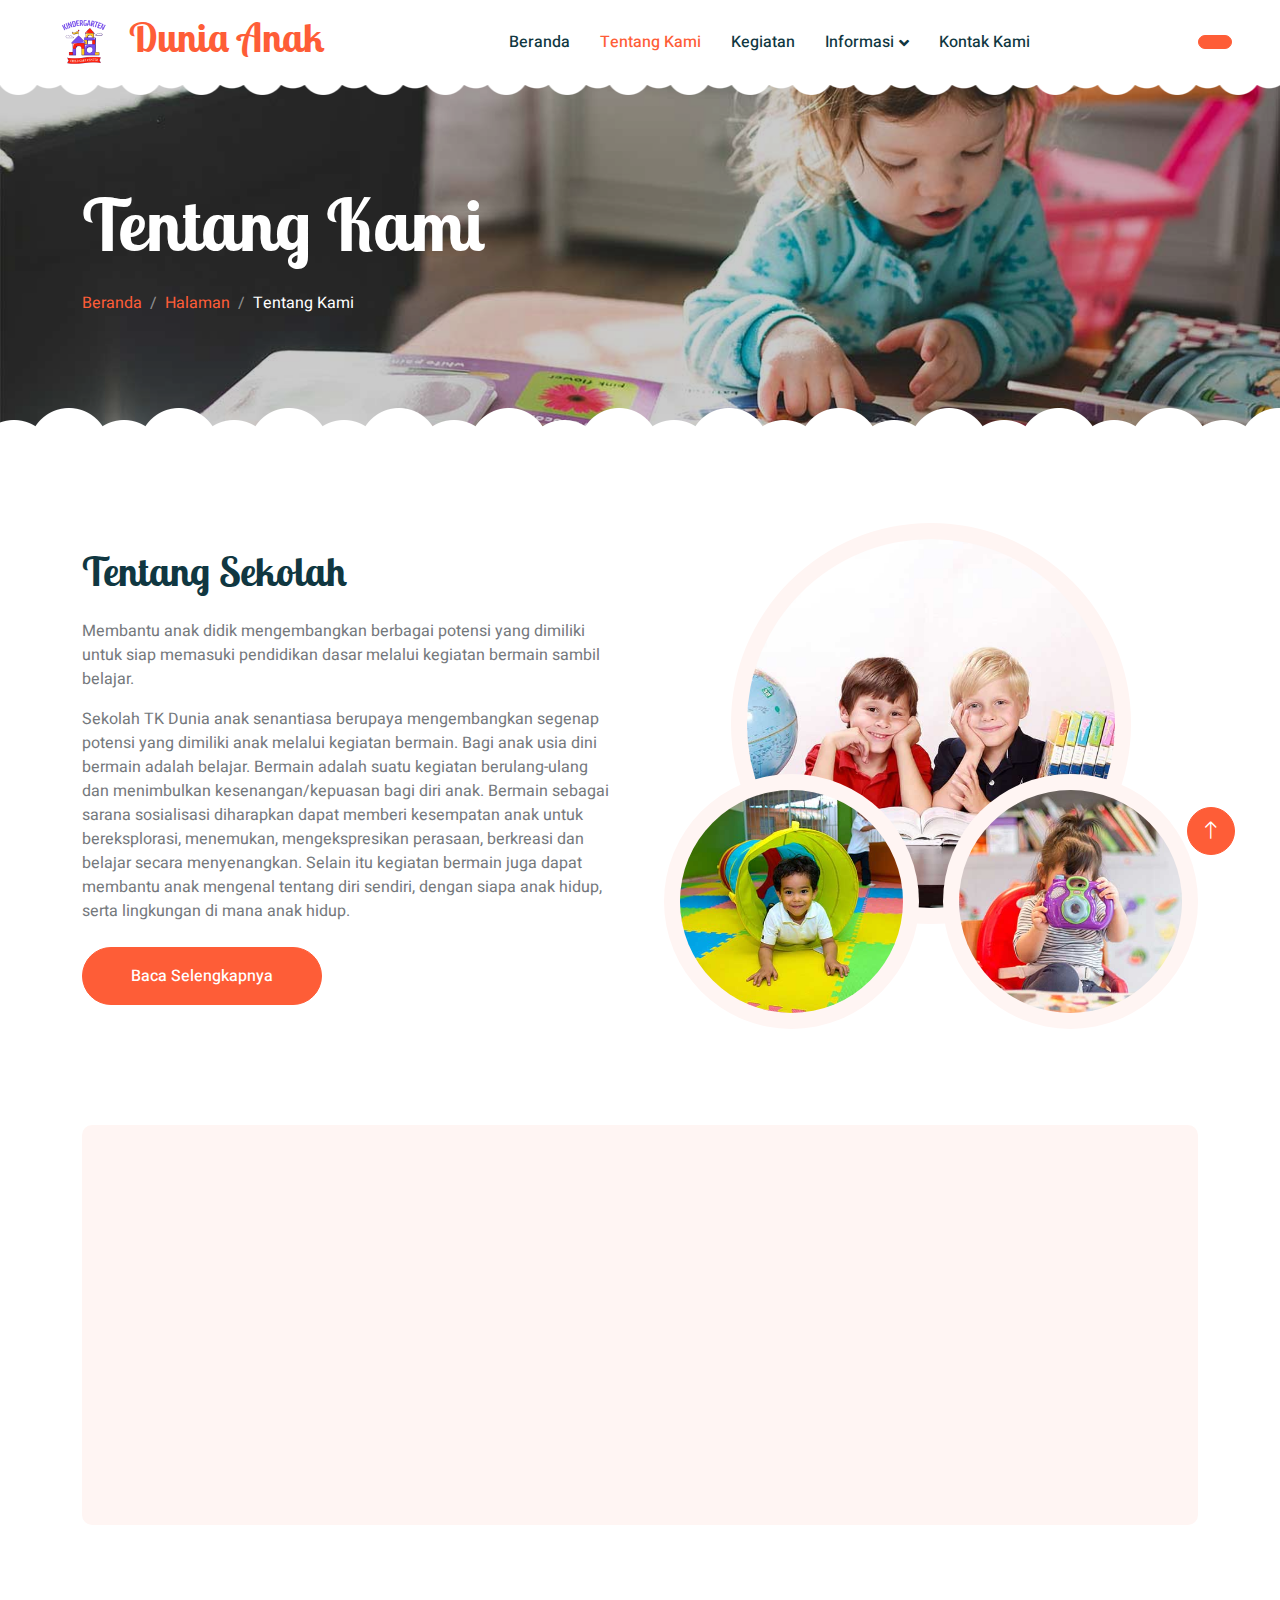
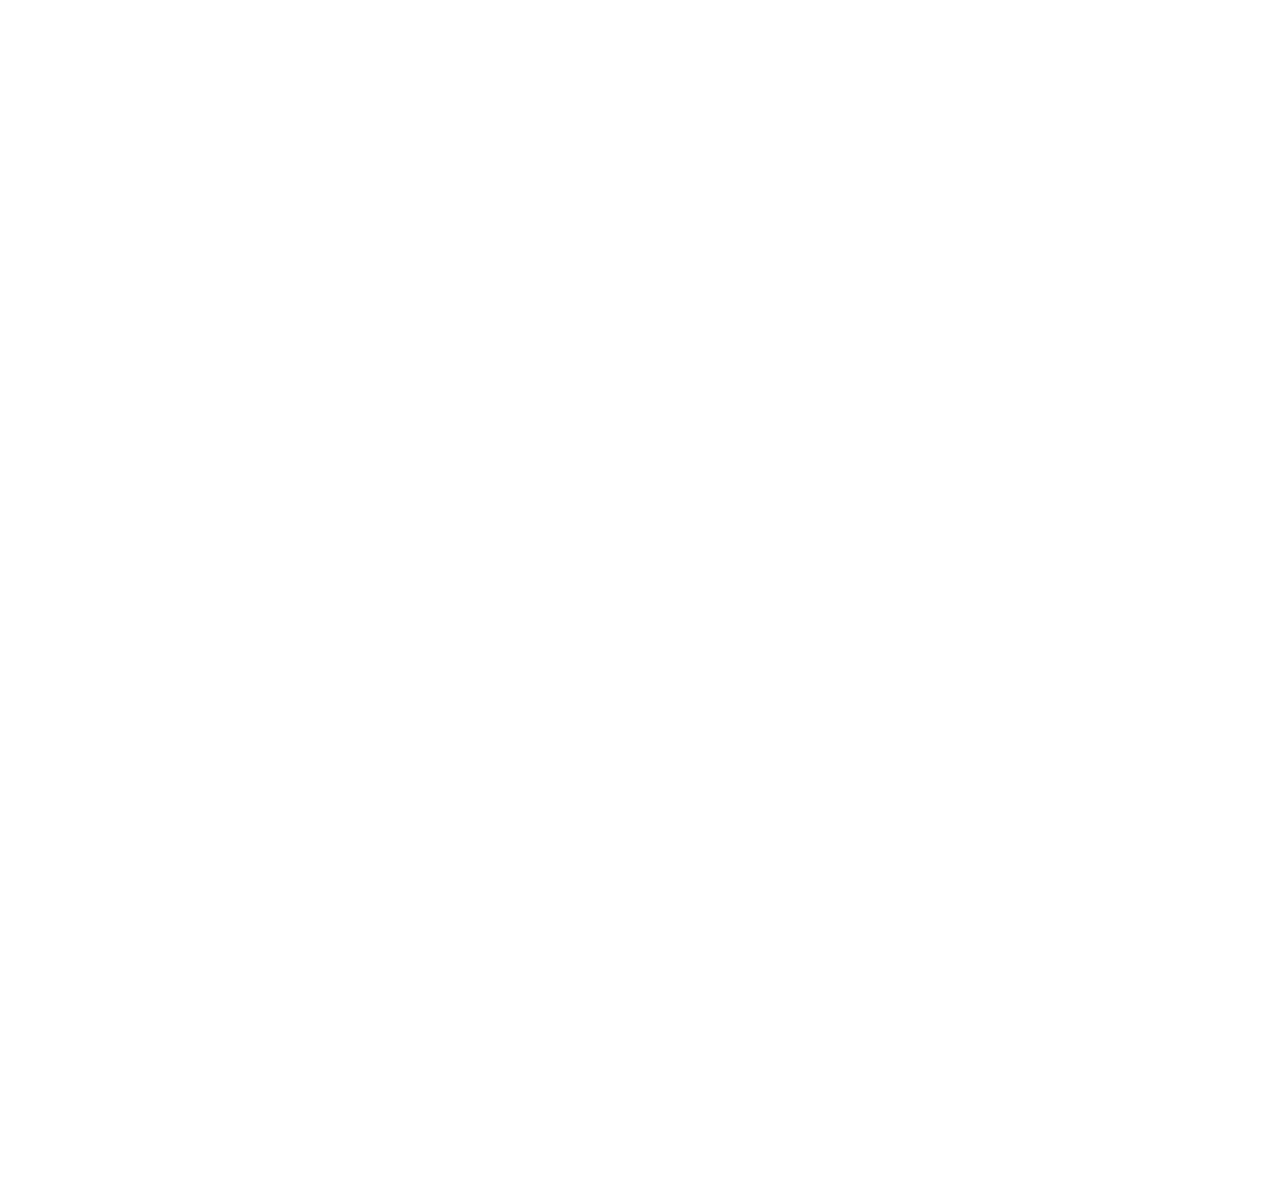
<file: about.html>
<!DOCTYPE html>
<html lang="en">
  <head>
    <meta charset="utf-8" />
    <title>duniaanak.com</title>
    <meta content="width=device-width, initial-scale=1.0" name="viewport" />
    <meta content="" name="keywords" />
    <meta content="" name="description" />

    <!-- Favicon -->
    <link href="img/favicon.ico" rel="icon" />

    <!-- Google Web Fonts -->
    <link rel="preconnect" href="https://fonts.googleapis.com" />
    <link rel="preconnect" href="https://fonts.gstatic.com" crossorigin />
    <link
      href="https://fonts.googleapis.com/css2?family=Heebo:wght@400;500;600&family=Inter:wght@600&family=Lobster+Two:wght@700&display=swap"
      rel="stylesheet"
    />

    <!-- Icon Font Stylesheet -->
    <link
      href="https://cdnjs.cloudflare.com/ajax/libs/font-awesome/5.10.0/css/all.min.css"
      rel="stylesheet"
    />
    <link
      href="https://cdn.jsdelivr.net/npm/bootstrap-icons@1.4.1/font/bootstrap-icons.css"
      rel="stylesheet"
    />

    <!-- Libraries Stylesheet -->
    <link href="lib/animate/animate.min.css" rel="stylesheet" />
    <link href="lib/owlcarousel/assets/owl.carousel.min.css" rel="stylesheet" />

    <!-- Customized Bootstrap Stylesheet -->
    <link href="css/bootstrap.min.css" rel="stylesheet" />

    <!-- Template Stylesheet -->
    <link href="css/style.css" rel="stylesheet" />
  </head>

  <body>
    <div class="container-xxl bg-white p-0">
      <!-- Spinner Start -->
      <div
        id="spinner"
        class="show bg-white position-fixed translate-middle w-100 vh-100 top-50 start-50 d-flex align-items-center justify-content-center"
      >
        <div
          class="spinner-border text-primary"
          style="width: 3rem; height: 3rem"
          role="status"
        >
          <span class="sr-only">Loading...</span>
        </div>
      </div>
      <!-- Spinner End -->

      <!-- Navbar Start -->
      <nav
        class="navbar navbar-expand-lg bg-white navbar-light sticky-top px-4 px-lg-5 py-lg-0"
      >
        <a href="index.html" class="navbar-brand">
          <h1 class="m-0 text-primary">
            <img class="logo" src="img/logo.png" alt="" /> Dunia Anak
          </h1>
        </a>
        <button
          type="button"
          class="navbar-toggler"
          data-bs-toggle="collapse"
          data-bs-target="#navbarCollapse"
        >
          <span class="navbar-toggler-icon"></span>
        </button>
        <div class="collapse navbar-collapse" id="navbarCollapse">
          <div class="navbar-nav mx-auto">
            <a href="index.html" class="nav-item nav-link">Beranda</a>
            <a href="about.html" class="nav-item nav-link active"
              >Tentang Kami</a
            >
            <a href="classes.html" class="nav-item nav-link">Kegiatan</a>
            <div class="nav-item dropdown">
              <a
                href="#"
                class="nav-link dropdown-toggle"
                data-bs-toggle="dropdown"
                >Informasi</a
              >
              <div
                class="dropdown-menu rounded-0 rounded-bottom border-0 shadow-sm m-0"
              >
                <a href="facility.html" class="dropdown-item"
                  >Fasilitas Sekolah</a
                >
                <a href="team.html" class="dropdown-item">Tenaga Pendidik</a>
                <a href="call-to-action.html" class="dropdown-item"
                  >Pembelajaran</a
                >
                <a href="appointment.html" class="dropdown-item"
                  >Hubungi Kami</a
                >
                <a href="404.html" class="dropdown-item">Soon</a>
              </div>
            </div>
            <a href="contact.html" class="nav-item nav-link">Kontak Kami</a>
          </div>
          <a
            href=""
            class="btn btn-primary rounded-pill px-3 d-none d-lg-block"
          >
            <div id="clock">
              <div id="unit">
                <span></span>
                <span></span>
                <span></span>
              </div>
            </div>
          </a>
        </div>
      </nav>
      <!-- Navbar End -->

      <!-- Page Header End -->
      <div class="container-xxl py-5 page-header position-relative mb-5">
        <div class="container py-5">
          <h1 class="display-2 text-white animated slideInDown mb-4">
            Tentang Kami
          </h1>
          <nav aria-label="breadcrumb animated slideInDown">
            <ol class="breadcrumb">
              <li class="breadcrumb-item"><a href="#">Beranda</a></li>
              <li class="breadcrumb-item"><a href="#">Halaman</a></li>
              <li class="breadcrumb-item text-white active" aria-current="page">
                Tentang Kami
              </li>
            </ol>
          </nav>
        </div>
      </div>
      <!-- Page Header End -->

      <!-- About Start -->
      <div class="container-xxl py-5">
        <div class="container">
          <div class="row g-5 align-items-center">
            <div class="col-lg-6 wow fadeInUp" data-wow-delay="0.1s">
              <h1 class="mb-4">Tentang Sekolah</h1>
              <p>
                Membantu anak didik mengembangkan berbagai potensi yang dimiliki
                untuk siap memasuki pendidikan dasar melalui kegiatan bermain
                sambil belajar.
              </p>
              <p class="mb-4">
                Sekolah TK Dunia anak senantiasa berupaya mengembangkan segenap
                potensi yang dimiliki anak melalui kegiatan bermain. Bagi anak
                usia dini bermain adalah belajar. Bermain adalah suatu kegiatan
                berulang-ulang dan menimbulkan kesenangan/kepuasan bagi diri
                anak. Bermain sebagai sarana sosialisasi diharapkan dapat
                memberi kesempatan anak untuk bereksplorasi, menemukan,
                mengekspresikan perasaan, berkreasi dan belajar secara
                menyenangkan. Selain itu kegiatan bermain juga dapat membantu
                anak mengenal tentang diri sendiri, dengan siapa anak hidup,
                serta lingkungan di mana anak hidup.
              </p>
              <div class="row g-4 align-items-center">
                <div class="col-sm-6">
                  <a class="btn btn-primary rounded-pill py-3 px-5" href=""
                    >Baca Selengkapnya</a
                  >
                </div>
              </div>
            </div>
            <div class="col-lg-6 about-img wow fadeInUp" data-wow-delay="0.5s">
              <div class="row">
                <div class="col-12 text-center">
                  <img
                    class="img-fluid w-75 rounded-circle bg-light p-3"
                    src="img/about-1.jpg"
                    alt=""
                  />
                </div>
                <div class="col-6 text-start" style="margin-top: -150px">
                  <img
                    class="img-fluid w-100 rounded-circle bg-light p-3"
                    src="img/about-2.jpg"
                    alt=""
                  />
                </div>
                <div class="col-6 text-end" style="margin-top: -150px">
                  <img
                    class="img-fluid w-100 rounded-circle bg-light p-3"
                    src="img/about-3.jpg"
                    alt=""
                  />
                </div>
              </div>
            </div>
          </div>
        </div>
      </div>
      <!-- About End -->

      <!-- Call To Action Start -->
      <div class="container-xxl py-5">
        <div class="container">
          <div class="bg-light rounded">
            <div class="row g-0">
              <div
                class="col-lg-6 wow fadeIn"
                data-wow-delay="0.1s"
                style="min-height: 400px"
              >
                <div class="position-relative h-100">
                  <img
                    class="position-absolute w-100 h-100 rounded"
                    src="img/kegiatan-belajar.jpg"
                    style="object-fit: cover"
                  />
                </div>
              </div>
              <div class="col-lg-6 wow fadeIn" data-wow-delay="0.5s">
                <div
                  class="h-100 d-flex flex-column justify-content-center p-5"
                >
                  <h1 class="mb-4">Keseharian</h1>
                  <p class="mb-4">
                    Sekolah TK Dunia Anak membantu tumbuh kembang anak secara
                    utuh baik jasmani dan rohani dengan prinsip bermain sambil
                    belajar dan belajar sambil bermain. Sekolah TK Dunia Anak
                    membantu membentuk pribadi yang pandai, berkarakter dan
                    memiliki jiwa sosial.
                  </p>
                  <a class="btn btn-primary py-3 px-5" href=""
                    >Baca Selengkapnya<i class="fa fa-arrow-right ms-2"></i
                  ></a>
                </div>
              </div>
            </div>
          </div>
        </div>
      </div>
      <!-- Call To Action End -->

      <!-- Team Start -->
      <div class="container-xxl py-5">
        <div class="container">
          <div
            class="text-center mx-auto mb-5 wow fadeInUp"
            data-wow-delay="0.1s"
            style="max-width: 600px"
          >
            <h1 class="mb-3">Tenaga Pendidik</h1>
            <p>
              Sekolah TK Dunia Anak memiliki banyak tenaga pendidik, berikut ini
              beberapa profil dari tenaga pendidik di TK Dunia Anak.
            </p>
          </div>
          <div class="row g-4">
            <div class="col-lg-4 col-md-6 wow fadeInUp" data-wow-delay="0.1s">
              <div class="team-item position-relative">
                <img
                  class="img-fluid rounded-4 w-75"
                  src="img/team-2.jpg"
                  alt=""
                />
                <div class="team-text">
                  <h3>James Benny</h3>
                  <p>Kepala Sekolah</p>
                  <div class="d-flex align-items-center">
                    <a class="btn btn-square btn-primary mx-1" href=""
                      ><i class="fab fa-facebook-f"></i
                    ></a>
                    <a class="btn btn-square btn-primary mx-1" href=""
                      ><i class="fab fa-twitter"></i
                    ></a>
                    <a class="btn btn-square btn-primary mx-1" href=""
                      ><i class="fab fa-instagram"></i
                    ></a>
                  </div>
                </div>
              </div>
            </div>
            <div class="col-lg-4 col-md-6 wow fadeInUp" data-wow-delay="0.3s">
              <div class="team-item position-relative">
                <img
                  class="img-fluid rounded-4 w-75"
                  src="img/team-1.jpg"
                  alt=""
                />
                <div class="team-text">
                  <h3>Feby Sei</h3>
                  <p>Tenaga pendidik</p>
                  <div class="d-flex align-items-center">
                    <a class="btn btn-square btn-primary mx-1" href=""
                      ><i class="fab fa-facebook-f"></i
                    ></a>
                    <a class="btn btn-square btn-primary mx-1" href=""
                      ><i class="fab fa-twitter"></i
                    ></a>
                    <a class="btn btn-square btn-primary mx-1" href=""
                      ><i class="fab fa-instagram"></i
                    ></a>
                  </div>
                </div>
              </div>
            </div>
            <div class="col-lg-4 col-md-6 wow fadeInUp" data-wow-delay="0.5s">
              <div class="team-item position-relative">
                <img
                  class="img-fluid rounded-4 w-75"
                  src="img/team-3.jpg"
                  alt=""
                />
                <div class="team-text">
                  <h3>Monalisa</h3>
                  <p>Tenaga pendidik</p>
                  <div class="d-flex align-items-center">
                    <a class="btn btn-square btn-primary mx-1" href=""
                      ><i class="fab fa-facebook-f"></i
                    ></a>
                    <a class="btn btn-square btn-primary mx-1" href=""
                      ><i class="fab fa-twitter"></i
                    ></a>
                    <a class="btn btn-square btn-primary mx-1" href=""
                      ><i class="fab fa-instagram"></i
                    ></a>
                  </div>
                </div>
              </div>
            </div>
          </div>
        </div>
      </div>
      <!-- Team End -->

      <!-- Footer Start -->
      <div
        class="container-fluid bg-dark text-white-50 footer pt-5 mt-5 wow fadeIn"
        data-wow-delay="0.1s"
      >
        <div class="container py-4">
          <div class="row g-5">
            <div class="col-lg-4 col-md-6">
              <h3 class="text-white mb-4">Kontak Kami</h3>
              <p class="mb-2">
                <i class="fa fa-map-marker-alt me-3"></i>Jln. RTM, Depok, Jawa
                Barat
              </p>
              <p class="mb-2">
                <i class="fa fa-phone-alt me-3"></i>+62812 3456 7890
              </p>
              <p class="mb-2">
                <i class="fa fa-envelope me-3"></i>anonim@gmail.com
              </p>
              <div class="d-flex pt-2">
                <a class="btn btn-outline-light btn-social" href=""
                  ><i class="fab fa-twitter"></i
                ></a>
                <a class="btn btn-outline-light btn-social" href=""
                  ><i class="fab fa-facebook-f"></i
                ></a>
                <a class="btn btn-outline-light btn-social" href=""
                  ><i class="fab fa-youtube"></i
                ></a>
                <a class="btn btn-outline-light btn-social" href=""
                  ><i class="fab fa-linkedin-in"></i
                ></a>
              </div>
            </div>
            <div class="col-lg-4 col-md-6">
              <h3 class="text-white mb-4">Navigasi</h3>
              <a class="btn btn-link text-white-50" href="">Tentang Kami</a>
              <a class="btn btn-link text-white-50" href="">Kontak Kami</a>
              <a class="btn btn-link text-white-50" href="">Layanan</a>
              <a class="btn btn-link text-white-50" href="">
                Kebijakan pribadi</a
              >
              <a class="btn btn-link text-white-50" href=""
                >Syarat & Ketentuan</a
              >
            </div>
            <div class="col-lg-4 col-md-6">
              <h3 class="text-white mb-4 text-center">Galeri</h3>
              <div class="row g-2 pt-2">
                <div class="col-4">
                  <img
                    class="img-fluid rounded bg-light p-1"
                    src="img/classes-1.jpg"
                    alt=""
                  />
                </div>
                <div class="col-4">
                  <img
                    class="img-fluid rounded bg-light p-1"
                    src="img/classes-2.jpg"
                    alt=""
                  />
                </div>
                <div class="col-4">
                  <img
                    class="img-fluid rounded bg-light p-1"
                    src="img/classes-3.jpg"
                    alt=""
                  />
                </div>
                <div class="col-4">
                  <img
                    class="img-fluid rounded bg-light p-1"
                    src="img/classes-4.jpg"
                    alt=""
                  />
                </div>
                <div class="col-4">
                  <img
                    class="img-fluid rounded bg-light p-1"
                    src="img/classes-5.jpg"
                    alt=""
                  />
                </div>
                <div class="col-4">
                  <img
                    class="img-fluid rounded bg-light p-1"
                    src="img/classes-6.jpg"
                    alt=""
                  />
                </div>
              </div>
            </div>
          </div>
        </div>
        <div class="container">
          <div class="copyright">
            <div class="row">
              <div class="col-md-6 text-center text-md-start mb-3 mb-md-0">
                &copy; <a class="border-bottom" href="#">duniaanak.com</a>, All
                Right Reserved. Designed By
                <a class="border-bottom" href="https://htmlcodex.com"
                  >HTML Codex</a
                >
              </div>
              <div class="col-md-6 text-center text-md-end">
                <div class="footer-menu">
                  <a href="#home">Beranda</a>
                  <a href="">Tentang Kami</a>
                  <a href="">Kontak Kami</a>
                  <a href="">Bantuan</a>
                </div>
              </div>
            </div>
          </div>
        </div>
      </div>
      <!-- Footer End -->

      <!-- Back to Top -->
      <a href="#" class="btn btn-lg btn-primary btn-lg-square back-to-top"
        ><i class="bi bi-arrow-up"></i
      ></a>
    </div>

    <!-- JavaScript Libraries -->
    <script src="https://code.jquery.com/jquery-3.4.1.min.js"></script>
    <script src="https://cdn.jsdelivr.net/npm/bootstrap@5.0.0/dist/js/bootstrap.bundle.min.js"></script>
    <script src="lib/wow/wow.min.js"></script>
    <script src="lib/easing/easing.min.js"></script>
    <script src="lib/waypoints/waypoints.min.js"></script>
    <script src="lib/owlcarousel/owl.carousel.min.js"></script>

    <!-- Template Javascript -->
    <script src="js/main.js"></script>
  </body>
</html>
</file>
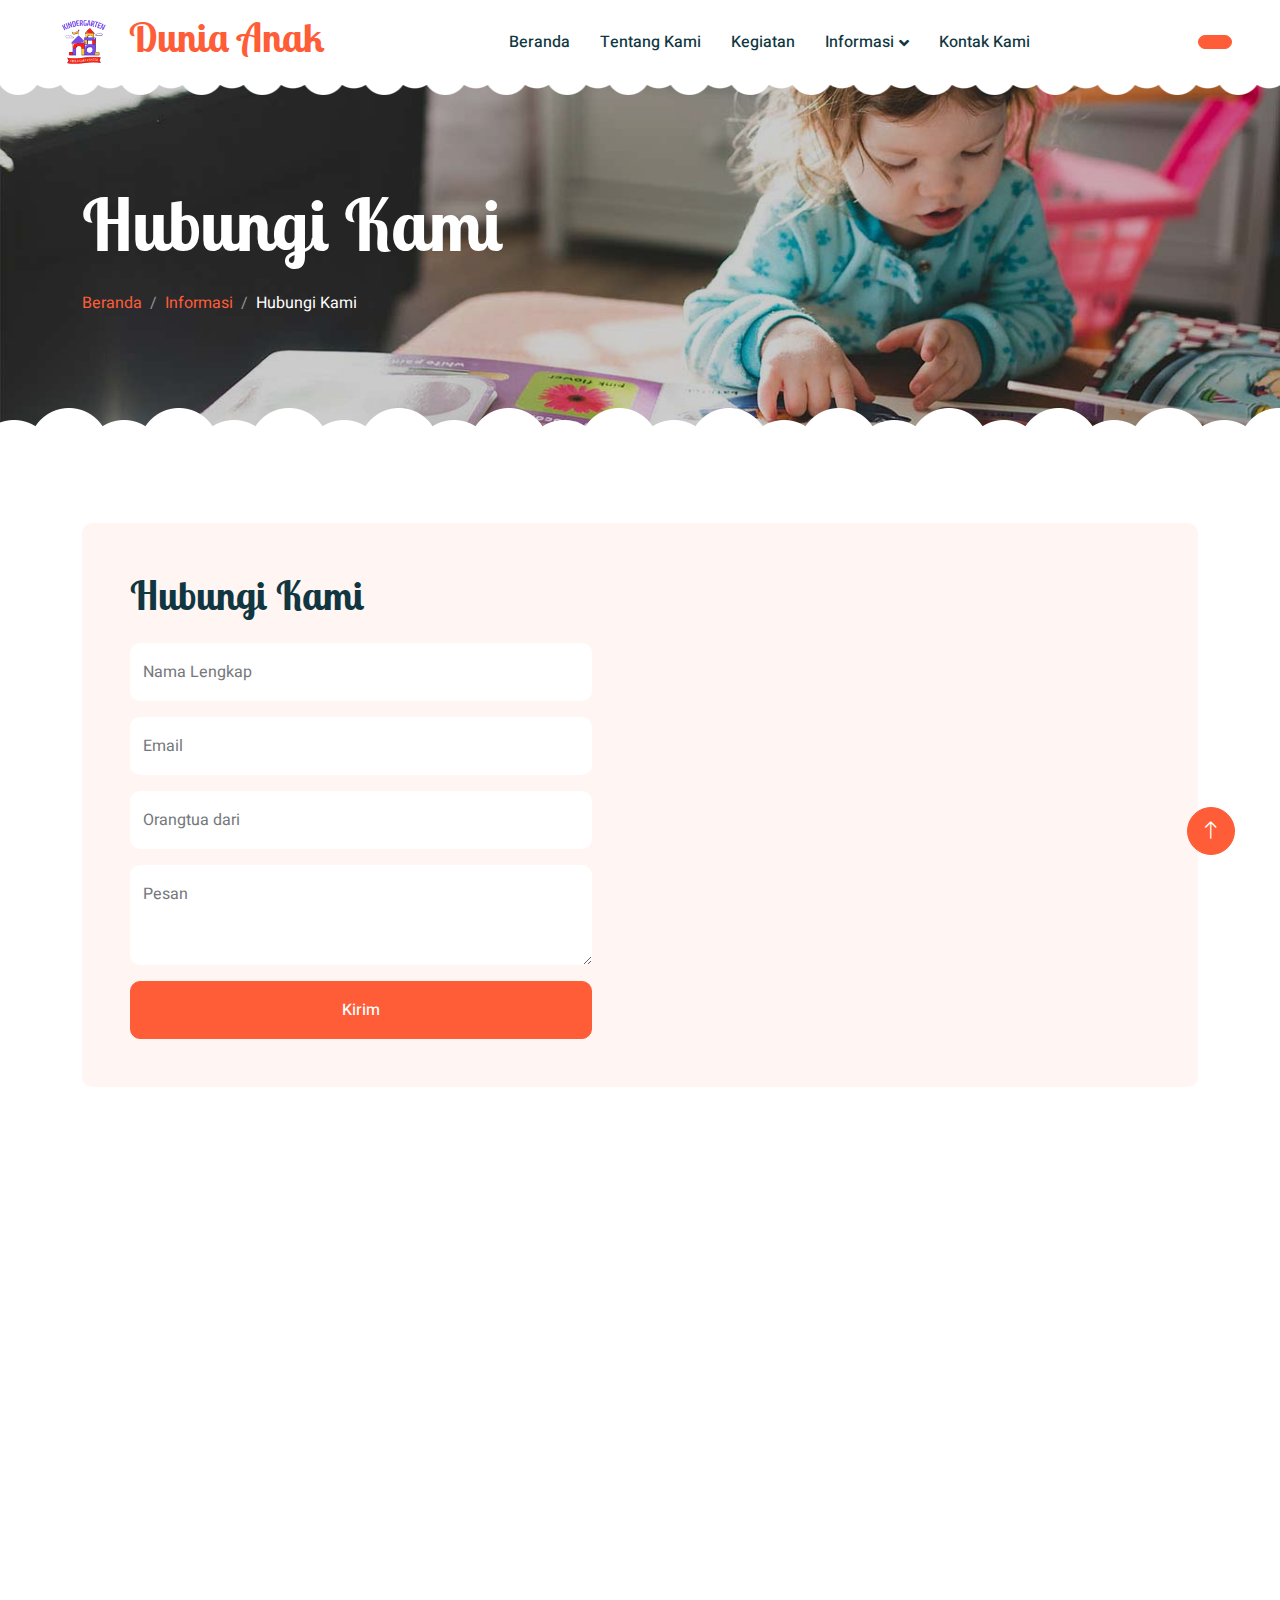
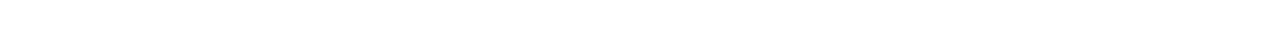
<file: appointment.html>
<!DOCTYPE html>
<html lang="en">
  <head>
    <meta charset="utf-8" />
    <title>duniaanak.com</title>
    <meta content="width=device-width, initial-scale=1.0" name="viewport" />
    <meta content="" name="keywords" />
    <meta content="" name="description" />

    <!-- Favicon -->
    <link href="img/favicon.ico" rel="icon" />

    <!-- Google Web Fonts -->
    <link rel="preconnect" href="https://fonts.googleapis.com" />
    <link rel="preconnect" href="https://fonts.gstatic.com" crossorigin />
    <link
      href="https://fonts.googleapis.com/css2?family=Heebo:wght@400;500;600&family=Inter:wght@600&family=Lobster+Two:wght@700&display=swap"
      rel="stylesheet"
    />

    <!-- Icon Font Stylesheet -->
    <link
      href="https://cdnjs.cloudflare.com/ajax/libs/font-awesome/5.10.0/css/all.min.css"
      rel="stylesheet"
    />
    <link
      href="https://cdn.jsdelivr.net/npm/bootstrap-icons@1.4.1/font/bootstrap-icons.css"
      rel="stylesheet"
    />

    <!-- Libraries Stylesheet -->
    <link href="lib/animate/animate.min.css" rel="stylesheet" />
    <link href="lib/owlcarousel/assets/owl.carousel.min.css" rel="stylesheet" />

    <!-- Customized Bootstrap Stylesheet -->
    <link href="css/bootstrap.min.css" rel="stylesheet" />

    <!-- Template Stylesheet -->
    <link href="css/style.css" rel="stylesheet" />
  </head>

  <body>
    <div class="container-xxl bg-white p-0">
      <!-- Spinner Start -->
      <div
        id="spinner"
        class="show bg-white position-fixed translate-middle w-100 vh-100 top-50 start-50 d-flex align-items-center justify-content-center"
      >
        <div
          class="spinner-border text-primary"
          style="width: 3rem; height: 3rem"
          role="status"
        >
          <span class="sr-only">Loading...</span>
        </div>
      </div>
      <!-- Spinner End -->

      <!-- Navbar Start -->
      <nav
        class="navbar navbar-expand-lg bg-white navbar-light sticky-top px-4 px-lg-5 py-lg-0"
      >
        <a href="index.html" class="navbar-brand">
          <h1 class="m-0 text-primary">
            <img class="logo" src="img/logo.png" alt="" /> Dunia Anak
          </h1>
        </a>
        <button
          type="button"
          class="navbar-toggler"
          data-bs-toggle="collapse"
          data-bs-target="#navbarCollapse"
        >
          <span class="navbar-toggler-icon"></span>
        </button>
        <div class="collapse navbar-collapse" id="navbarCollapse">
          <div class="navbar-nav mx-auto">
            <a href="index.html" class="nav-item nav-link">Beranda</a>
            <a href="about.html" class="nav-item nav-link">Tentang Kami</a>
            <a href="classes.html" class="nav-item nav-link">Kegiatan</a>
            <div class="nav-item dropdown">
              <a
                href="#"
                class="nav-link dropdown-toggle"
                data-bs-toggle="dropdown"
                >Informasi</a
              >
              <div
                class="dropdown-menu rounded-0 rounded-bottom border-0 shadow-sm m-0"
              >
                <a href="facility.html" class="dropdown-item"
                  >Fasilitas Sekolah</a
                >
                <a href="team.html" class="dropdown-item">Tenaga Pendidik</a>
                <a href="call-to-action.html" class="dropdown-item"
                  >Pembelajaran</a
                >
                <a href="appointment.html" class="dropdown-item active"
                  >Hubungi Kami</a
                >
                <a href="404.html" class="dropdown-item">Soon</a>
              </div>
            </div>
            <a href="contact.html" class="nav-item nav-link">Kontak Kami</a>
          </div>
          <a
            href=""
            class="btn btn-primary rounded-pill px-3 d-none d-lg-block"
          >
            <div id="clock">
              <div id="unit">
                <span></span>
                <span></span>
                <span></span>
              </div>
            </div>
          </a>
        </div>
      </nav>
      <!-- Navbar End -->

      <!-- Page Header End -->
      <div class="container-xxl py-5 page-header position-relative mb-5">
        <div class="container py-5">
          <h1 class="display-2 text-white animated slideInDown mb-4">
            Hubungi Kami
          </h1>
          <nav aria-label="breadcrumb animated slideInDown">
            <ol class="breadcrumb">
              <li class="breadcrumb-item"><a href="#">Beranda</a></li>
              <li class="breadcrumb-item"><a href="#">Informasi</a></li>
              <li class="breadcrumb-item text-white active" aria-current="page">
                Hubungi Kami
              </li>
            </ol>
          </nav>
        </div>
      </div>
      <!-- Page Header End -->

      <!-- Appointment Start -->
      <div class="container-xxl py-5">
        <div class="container">
          <div class="bg-light rounded">
            <div class="row g-0">
              <div class="col-lg-6 wow fadeIn" data-wow-delay="0.1s">
                <div
                  class="h-100 d-flex flex-column justify-content-center p-5"
                >
                  <h1 class="mb-4">Hubungi Kami</h1>
                  <form>
                    <div class="row g-3">
                      <div class="col-sm-12">
                        <div class="form-floating">
                          <input
                            type="text"
                            class="form-control border-0"
                            id="gname"
                            placeholder="Masukan nama Anda"
                          />
                          <label for="gname">Nama Lengkap</label>
                        </div>
                      </div>
                      <div class="col-sm-12">
                        <div class="form-floating">
                          <input
                            type="email"
                            class="form-control border-0"
                            id="gmail"
                            placeholder="Masukan email Anda"
                          />
                          <label for="gmail">Email</label>
                        </div>
                      </div>
                      <div class="col-sm-12">
                        <div class="form-floating">
                          <input
                            type="text"
                            class="form-control border-0"
                            id="cname"
                            placeholder="Masukan nama peserta didik"
                          />
                          <label for="cname">Orangtua dari</label>
                        </div>
                      </div>
                      <div class="col-12">
                        <div class="form-floating">
                          <textarea
                            class="form-control border-0"
                            placeholder="Tinggalkan pesan disini..."
                            id="message"
                            style="height: 100px"
                          ></textarea>
                          <label for="message">Pesan</label>
                        </div>
                      </div>
                      <div class="col-12">
                        <button
                          class="btn btn-primary w-100 py-3"
                          type="submit"
                        >
                          Kirim
                        </button>
                      </div>
                    </div>
                  </form>
                </div>
              </div>
              <div
                class="col-lg-6 wow fadeIn"
                data-wow-delay="0.5s"
                style="min-height: 400px"
              >
                <div class="position-relative h-100">
                  <iframe
                    class="position-absolute w-100 h-100 rounded"
                    src="https://www.google.com/maps/embed?pb=!1m18!1m12!1m3!1d1030.2280919436057!2d106.84199240118569!3d-6.36300425930932!2m3!1f0!2f0!3f0!3m2!1i1024!2i768!4f13.1!3m3!1m2!1s0x2e69ec6b184c2c61%3A0xbcfdad03d7ba0c5c!2sGg.%20H.%20Namin%2C%20Tugu%2C%20Kec.%20Cimanggis%2C%20Kota%20Depok%2C%20Jawa%20Barat%2016451!5e0!3m2!1sid!2sid!4v1702176249033!5m2!1sid!2sid"
                    style="border: 0; object-fit: cover"
                    allowfullscreen=""
                    loading="lazy"
                    referrerpolicy="no-referrer-when-downgrade"
                  ></iframe>
                </div>
              </div>
            </div>
          </div>
        </div>
      </div>
      <!-- Appointment End -->

      <!-- Footer Start -->
      <div
        class="container-fluid bg-dark text-white-50 footer pt-5 mt-5 wow fadeIn"
        data-wow-delay="0.1s"
      >
        <div class="container py-4">
          <div class="row g-5">
            <div class="col-lg-4 col-md-6">
              <h3 class="text-white mb-4">Kontak Kami</h3>
              <p class="mb-2">
                <i class="fa fa-map-marker-alt me-3"></i>Jln. RTM, Depok, Jawa
                Barat
              </p>
              <p class="mb-2">
                <i class="fa fa-phone-alt me-3"></i>+62812 3456 7890
              </p>
              <p class="mb-2">
                <i class="fa fa-envelope me-3"></i>anonim@gmail.com
              </p>
              <div class="d-flex pt-2">
                <a class="btn btn-outline-light btn-social" href=""
                  ><i class="fab fa-twitter"></i
                ></a>
                <a class="btn btn-outline-light btn-social" href=""
                  ><i class="fab fa-facebook-f"></i
                ></a>
                <a class="btn btn-outline-light btn-social" href=""
                  ><i class="fab fa-youtube"></i
                ></a>
                <a class="btn btn-outline-light btn-social" href=""
                  ><i class="fab fa-linkedin-in"></i
                ></a>
              </div>
            </div>
            <div class="col-lg-4 col-md-6">
              <h3 class="text-white mb-4">Navigasi</h3>
              <a class="btn btn-link text-white-50" href="">Tentang Kami</a>
              <a class="btn btn-link text-white-50" href="">Kontak Kami</a>
              <a class="btn btn-link text-white-50" href="">Layanan</a>
              <a class="btn btn-link text-white-50" href="">
                Kebijakan pribadi</a
              >
              <a class="btn btn-link text-white-50" href=""
                >Syarat & Ketentuan</a
              >
            </div>
            <div class="col-lg-4 col-md-6">
              <h3 class="text-white mb-4 text-center">Galeri</h3>
              <div class="row g-2 pt-2">
                <div class="col-4">
                  <img
                    class="img-fluid rounded bg-light p-1"
                    src="img/classes-1.jpg"
                    alt=""
                  />
                </div>
                <div class="col-4">
                  <img
                    class="img-fluid rounded bg-light p-1"
                    src="img/classes-2.jpg"
                    alt=""
                  />
                </div>
                <div class="col-4">
                  <img
                    class="img-fluid rounded bg-light p-1"
                    src="img/classes-3.jpg"
                    alt=""
                  />
                </div>
                <div class="col-4">
                  <img
                    class="img-fluid rounded bg-light p-1"
                    src="img/classes-4.jpg"
                    alt=""
                  />
                </div>
                <div class="col-4">
                  <img
                    class="img-fluid rounded bg-light p-1"
                    src="img/classes-5.jpg"
                    alt=""
                  />
                </div>
                <div class="col-4">
                  <img
                    class="img-fluid rounded bg-light p-1"
                    src="img/classes-6.jpg"
                    alt=""
                  />
                </div>
              </div>
            </div>
          </div>
        </div>
        <div class="container">
          <div class="copyright">
            <div class="row">
              <div class="col-md-6 text-center text-md-start mb-3 mb-md-0">
                &copy; <a class="border-bottom" href="#">duniaanak.com</a>, All
                Right Reserved. Designed By
                <a class="border-bottom" href="https://htmlcodex.com"
                  >HTML Codex</a
                >
              </div>
              <div class="col-md-6 text-center text-md-end">
                <div class="footer-menu">
                  <a href="#home">Beranda</a>
                  <a href="">Tentang Kami</a>
                  <a href="">Kontak Kami</a>
                  <a href="">Bantuan</a>
                </div>
              </div>
            </div>
          </div>
        </div>
      </div>
      <!-- Footer End -->

      <!-- Back to Top -->
      <a href="#" class="btn btn-lg btn-primary btn-lg-square back-to-top"
        ><i class="bi bi-arrow-up"></i
      ></a>
    </div>

    <!-- JavaScript Libraries -->
    <script src="https://code.jquery.com/jquery-3.4.1.min.js"></script>
    <script src="https://cdn.jsdelivr.net/npm/bootstrap@5.0.0/dist/js/bootstrap.bundle.min.js"></script>
    <script src="lib/wow/wow.min.js"></script>
    <script src="lib/easing/easing.min.js"></script>
    <script src="lib/waypoints/waypoints.min.js"></script>
    <script src="lib/owlcarousel/owl.carousel.min.js"></script>

    <!-- Template Javascript -->
    <script src="js/main.js"></script>
  </body>
</html>
</file>
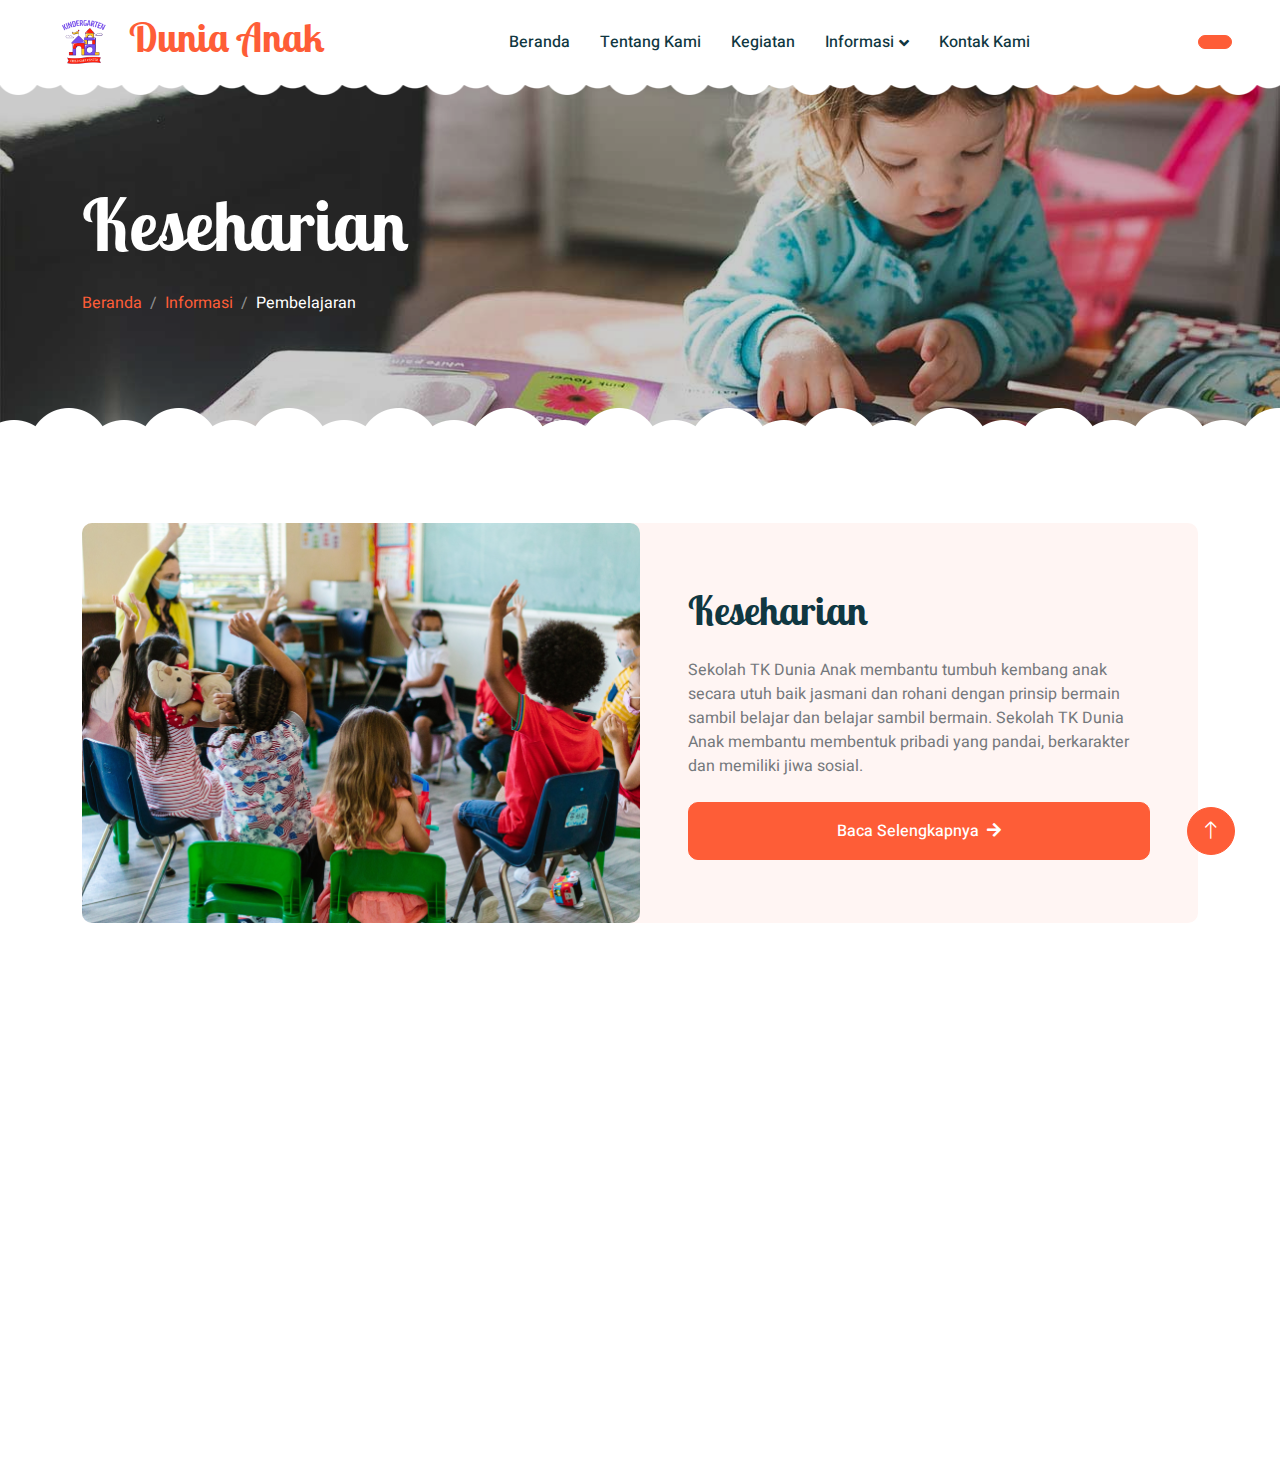
<file: call-to-action.html>
<!DOCTYPE html>
<html lang="en">
  <head>
    <meta charset="utf-8" />
    <title>duniaanak.com</title>
    <meta content="width=device-width, initial-scale=1.0" name="viewport" />
    <meta content="" name="keywords" />
    <meta content="" name="description" />

    <!-- Favicon -->
    <link href="img/favicon.ico" rel="icon" />

    <!-- Google Web Fonts -->
    <link rel="preconnect" href="https://fonts.googleapis.com" />
    <link rel="preconnect" href="https://fonts.gstatic.com" crossorigin />
    <link
      href="https://fonts.googleapis.com/css2?family=Heebo:wght@400;500;600&family=Inter:wght@600&family=Lobster+Two:wght@700&display=swap"
      rel="stylesheet"
    />

    <!-- Icon Font Stylesheet -->
    <link
      href="https://cdnjs.cloudflare.com/ajax/libs/font-awesome/5.10.0/css/all.min.css"
      rel="stylesheet"
    />
    <link
      href="https://cdn.jsdelivr.net/npm/bootstrap-icons@1.4.1/font/bootstrap-icons.css"
      rel="stylesheet"
    />

    <!-- Libraries Stylesheet -->
    <link href="lib/animate/animate.min.css" rel="stylesheet" />
    <link href="lib/owlcarousel/assets/owl.carousel.min.css" rel="stylesheet" />

    <!-- Customized Bootstrap Stylesheet -->
    <link href="css/bootstrap.min.css" rel="stylesheet" />

    <!-- Template Stylesheet -->
    <link href="css/style.css" rel="stylesheet" />
  </head>

  <body>
    <div class="container-xxl bg-white p-0">
      <!-- Spinner Start -->
      <div
        id="spinner"
        class="show bg-white position-fixed translate-middle w-100 vh-100 top-50 start-50 d-flex align-items-center justify-content-center"
      >
        <div
          class="spinner-border text-primary"
          style="width: 3rem; height: 3rem"
          role="status"
        >
          <span class="sr-only">Loading...</span>
        </div>
      </div>
      <!-- Spinner End -->

      <!-- Navbar Start -->
      <nav
        class="navbar navbar-expand-lg bg-white navbar-light sticky-top px-4 px-lg-5 py-lg-0"
      >
        <a href="index.html" class="navbar-brand">
          <h1 class="m-0 text-primary">
            <img class="logo" src="img/logo.png" alt="" /> Dunia Anak
          </h1>
        </a>
        <button
          type="button"
          class="navbar-toggler"
          data-bs-toggle="collapse"
          data-bs-target="#navbarCollapse"
        >
          <span class="navbar-toggler-icon"></span>
        </button>
        <div class="collapse navbar-collapse" id="navbarCollapse">
          <div class="navbar-nav mx-auto">
            <a href="index.html" class="nav-item nav-link">Beranda</a>
            <a href="about.html" class="nav-item nav-link">Tentang Kami</a>
            <a href="classes.html" class="nav-item nav-link">Kegiatan</a>
            <div class="nav-item dropdown">
              <a
                href="#"
                class="nav-link dropdown-toggle"
                data-bs-toggle="dropdown"
                >Informasi</a
              >
              <div
                class="dropdown-menu rounded-0 rounded-bottom border-0 shadow-sm m-0"
              >
                <a href="facility.html" class="dropdown-item"
                  >Fasilitas Sekolah</a
                >
                <a href="team.html" class="dropdown-item">Tenaga Pendidik</a>
                <a href="call-to-action.html" class="dropdown-item active"
                  >Pembelajaran</a
                >
                <a href="appointment.html" class="dropdown-item"
                  >Hubungi Kami</a
                >
                <a href="404.html" class="dropdown-item">Soon</a>
              </div>
            </div>
            <a href="contact.html" class="nav-item nav-link">Kontak Kami</a>
          </div>
          <a
            href=""
            class="btn btn-primary rounded-pill px-3 d-none d-lg-block"
          >
            <div id="clock">
              <div id="unit">
                <span></span>
                <span></span>
                <span></span>
              </div>
            </div>
          </a>
        </div>
      </nav>
      <!-- Navbar End -->

      <!-- Page Header End -->
      <div class="container-xxl py-5 page-header position-relative mb-5">
        <div class="container py-5">
          <h1 class="display-2 text-white animated slideInDown mb-4">
            Keseharian
          </h1>
          <nav aria-label="breadcrumb animated slideInDown">
            <ol class="breadcrumb">
              <li class="breadcrumb-item"><a href="#">Beranda</a></li>
              <li class="breadcrumb-item"><a href="#">Informasi</a></li>
              <li class="breadcrumb-item text-white active" aria-current="page">
                Pembelajaran
              </li>
            </ol>
          </nav>
        </div>
      </div>
      <!-- Page Header End -->

      <!-- Call To Action Start -->
      <div class="container-xxl py-5">
        <div class="container">
          <div class="bg-light rounded">
            <div class="row g-0">
              <div
                class="col-lg-6 wow fadeIn"
                data-wow-delay="0.1s"
                style="min-height: 400px"
              >
                <div class="position-relative h-100">
                  <img
                    class="position-absolute w-100 h-100 rounded"
                    src="img/kegiatan-belajar.jpg"
                    style="object-fit: cover"
                  />
                </div>
              </div>
              <div class="col-lg-6 wow fadeIn" data-wow-delay="0.5s">
                <div
                  class="h-100 d-flex flex-column justify-content-center p-5"
                >
                  <h1 class="mb-4">Keseharian</h1>
                  <p class="mb-4">
                    Sekolah TK Dunia Anak membantu tumbuh kembang anak secara
                    utuh baik jasmani dan rohani dengan prinsip bermain sambil
                    belajar dan belajar sambil bermain. Sekolah TK Dunia Anak
                    membantu membentuk pribadi yang pandai, berkarakter dan
                    memiliki jiwa sosial.
                  </p>
                  <a class="btn btn-primary py-3 px-5" href=""
                    >Baca Selengkapnya<i class="fa fa-arrow-right ms-2"></i
                  ></a>
                </div>
              </div>
            </div>
          </div>
        </div>
      </div>
      <!-- Call To Action End -->

      <!-- Footer Start -->
      <div
        class="container-fluid bg-dark text-white-50 footer pt-5 mt-5 wow fadeIn"
        data-wow-delay="0.1s"
      >
        <div class="container py-4">
          <div class="row g-5">
            <div class="col-lg-4 col-md-6">
              <h3 class="text-white mb-4">Kontak Kami</h3>
              <p class="mb-2">
                <i class="fa fa-map-marker-alt me-3"></i>Jln. RTM, Depok, Jawa
                Barat
              </p>
              <p class="mb-2">
                <i class="fa fa-phone-alt me-3"></i>+62812 3456 7890
              </p>
              <p class="mb-2">
                <i class="fa fa-envelope me-3"></i>anonim@gmail.com
              </p>
              <div class="d-flex pt-2">
                <a class="btn btn-outline-light btn-social" href=""
                  ><i class="fab fa-twitter"></i
                ></a>
                <a class="btn btn-outline-light btn-social" href=""
                  ><i class="fab fa-facebook-f"></i
                ></a>
                <a class="btn btn-outline-light btn-social" href=""
                  ><i class="fab fa-youtube"></i
                ></a>
                <a class="btn btn-outline-light btn-social" href=""
                  ><i class="fab fa-linkedin-in"></i
                ></a>
              </div>
            </div>
            <div class="col-lg-4 col-md-6">
              <h3 class="text-white mb-4">Navigasi</h3>
              <a class="btn btn-link text-white-50" href="">Tentang Kami</a>
              <a class="btn btn-link text-white-50" href="">Kontak Kami</a>
              <a class="btn btn-link text-white-50" href="">Layanan</a>
              <a class="btn btn-link text-white-50" href="">
                Kebijakan pribadi</a
              >
              <a class="btn btn-link text-white-50" href=""
                >Syarat & Ketentuan</a
              >
            </div>
            <div class="col-lg-4 col-md-6">
              <h3 class="text-white mb-4 text-center">Galeri</h3>
              <div class="row g-2 pt-2">
                <div class="col-4">
                  <img
                    class="img-fluid rounded bg-light p-1"
                    src="img/classes-1.jpg"
                    alt=""
                  />
                </div>
                <div class="col-4">
                  <img
                    class="img-fluid rounded bg-light p-1"
                    src="img/classes-2.jpg"
                    alt=""
                  />
                </div>
                <div class="col-4">
                  <img
                    class="img-fluid rounded bg-light p-1"
                    src="img/classes-3.jpg"
                    alt=""
                  />
                </div>
                <div class="col-4">
                  <img
                    class="img-fluid rounded bg-light p-1"
                    src="img/classes-4.jpg"
                    alt=""
                  />
                </div>
                <div class="col-4">
                  <img
                    class="img-fluid rounded bg-light p-1"
                    src="img/classes-5.jpg"
                    alt=""
                  />
                </div>
                <div class="col-4">
                  <img
                    class="img-fluid rounded bg-light p-1"
                    src="img/classes-6.jpg"
                    alt=""
                  />
                </div>
              </div>
            </div>
          </div>
        </div>
        <div class="container">
          <div class="copyright">
            <div class="row">
              <div class="col-md-6 text-center text-md-start mb-3 mb-md-0">
                &copy; <a class="border-bottom" href="#">duniaanak.com</a>, All
                Right Reserved. Designed By
                <a class="border-bottom" href="https://htmlcodex.com"
                  >HTML Codex</a
                >
              </div>
              <div class="col-md-6 text-center text-md-end">
                <div class="footer-menu">
                  <a href="#home">Beranda</a>
                  <a href="">Tentang Kami</a>
                  <a href="">Kontak Kami</a>
                  <a href="">Bantuan</a>
                </div>
              </div>
            </div>
          </div>
        </div>
      </div>
      <!-- Footer End -->

      <!-- Back to Top -->
      <a href="#" class="btn btn-lg btn-primary btn-lg-square back-to-top"
        ><i class="bi bi-arrow-up"></i
      ></a>
    </div>

    <!-- JavaScript Libraries -->
    <script src="https://code.jquery.com/jquery-3.4.1.min.js"></script>
    <script src="https://cdn.jsdelivr.net/npm/bootstrap@5.0.0/dist/js/bootstrap.bundle.min.js"></script>
    <script src="lib/wow/wow.min.js"></script>
    <script src="lib/easing/easing.min.js"></script>
    <script src="lib/waypoints/waypoints.min.js"></script>
    <script src="lib/owlcarousel/owl.carousel.min.js"></script>

    <!-- Template Javascript -->
    <script src="js/main.js"></script>
  </body>
</html>
</file>
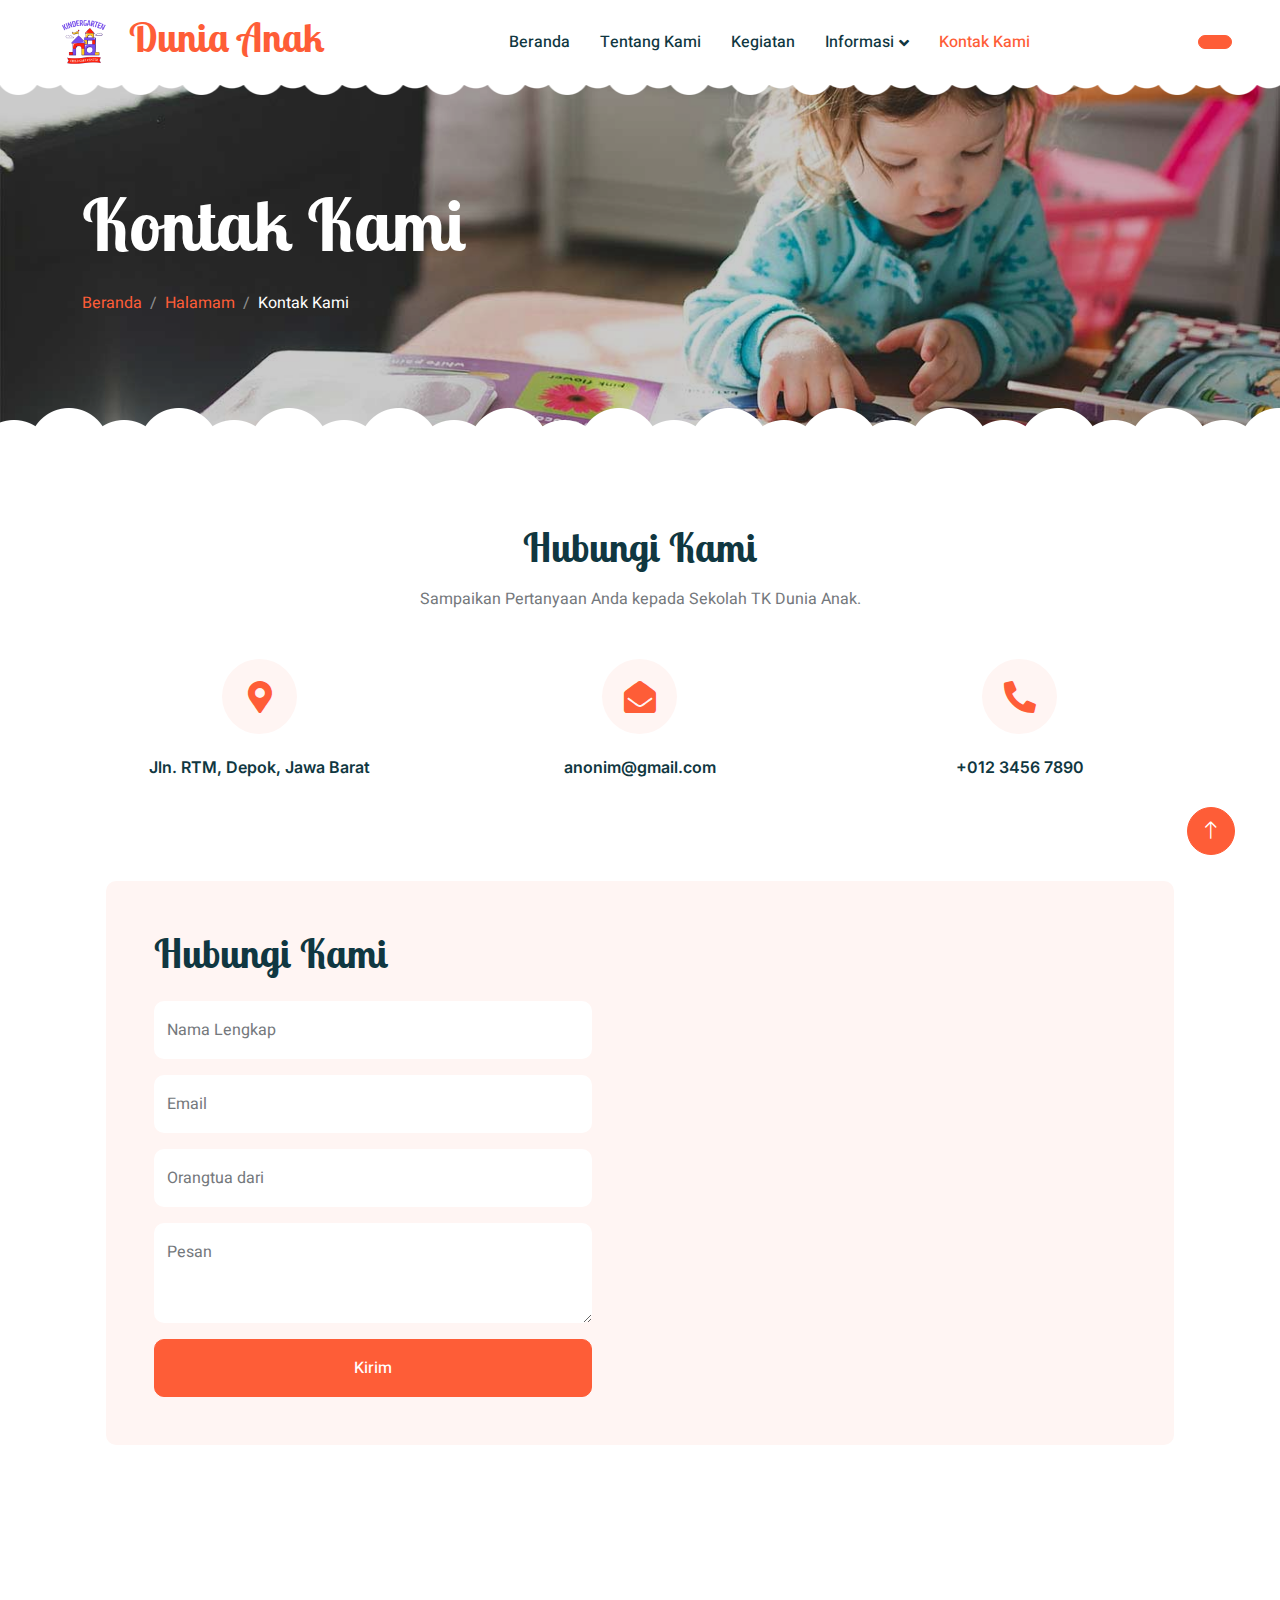
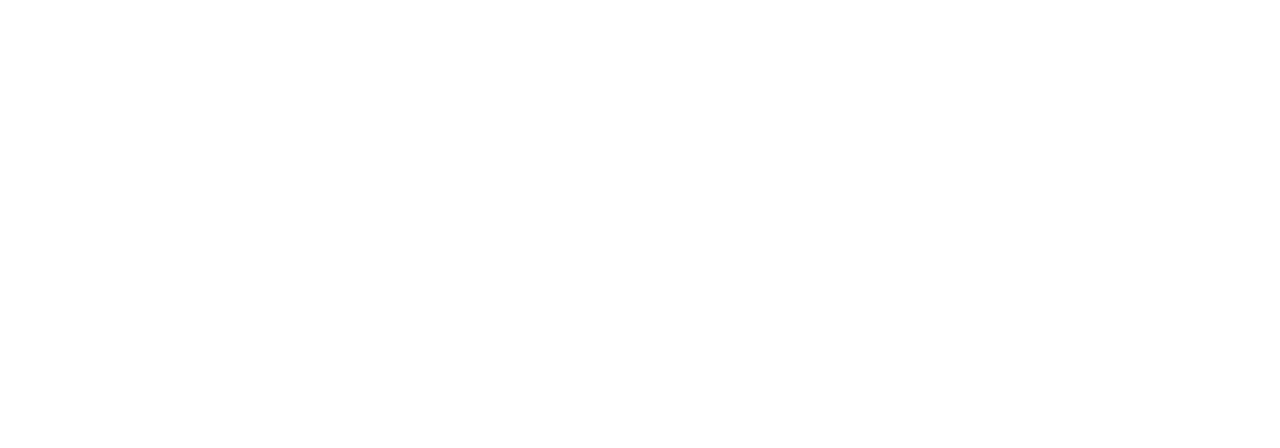
<file: contact.html>
<!DOCTYPE html>
<html lang="en">
  <head>
    <meta charset="utf-8" />
    <title>duniaanak.com</title>
    <meta content="width=device-width, initial-scale=1.0" name="viewport" />
    <meta content="" name="keywords" />
    <meta content="" name="description" />

    <!-- Favicon -->
    <link href="img/favicon.ico" rel="icon" />

    <!-- Google Web Fonts -->
    <link rel="preconnect" href="https://fonts.googleapis.com" />
    <link rel="preconnect" href="https://fonts.gstatic.com" crossorigin />
    <link
      href="https://fonts.googleapis.com/css2?family=Heebo:wght@400;500;600&family=Inter:wght@600&family=Lobster+Two:wght@700&display=swap"
      rel="stylesheet"
    />

    <!-- Icon Font Stylesheet -->
    <link
      href="https://cdnjs.cloudflare.com/ajax/libs/font-awesome/5.10.0/css/all.min.css"
      rel="stylesheet"
    />
    <link
      href="https://cdn.jsdelivr.net/npm/bootstrap-icons@1.4.1/font/bootstrap-icons.css"
      rel="stylesheet"
    />

    <!-- Libraries Stylesheet -->
    <link href="lib/animate/animate.min.css" rel="stylesheet" />
    <link href="lib/owlcarousel/assets/owl.carousel.min.css" rel="stylesheet" />

    <!-- Customized Bootstrap Stylesheet -->
    <link href="css/bootstrap.min.css" rel="stylesheet" />

    <!-- Template Stylesheet -->
    <link href="css/style.css" rel="stylesheet" />
  </head>

  <body>
    <div class="container-xxl bg-white p-0">
      <!-- Spinner Start -->
      <div
        id="spinner"
        class="show bg-white position-fixed translate-middle w-100 vh-100 top-50 start-50 d-flex align-items-center justify-content-center"
      >
        <div
          class="spinner-border text-primary"
          style="width: 3rem; height: 3rem"
          role="status"
        >
          <span class="sr-only">Loading...</span>
        </div>
      </div>
      <!-- Spinner End -->

      <!-- Navbar Start -->
      <nav
        class="navbar navbar-expand-lg bg-white navbar-light sticky-top px-4 px-lg-5 py-lg-0"
      >
        <a href="index.html" class="navbar-brand">
          <h1 class="m-0 text-primary">
            <img class="logo" src="img/logo.png" alt="" /> Dunia Anak
          </h1>
        </a>
        <button
          type="button"
          class="navbar-toggler"
          data-bs-toggle="collapse"
          data-bs-target="#navbarCollapse"
        >
          <span class="navbar-toggler-icon"></span>
        </button>
        <div class="collapse navbar-collapse" id="navbarCollapse">
          <div class="navbar-nav mx-auto">
            <a href="index.html" class="nav-item nav-link">Beranda</a>
            <a href="about.html" class="nav-item nav-link">Tentang Kami</a>
            <a href="classes.html" class="nav-item nav-link">Kegiatan</a>
            <div class="nav-item dropdown">
              <a
                href="#"
                class="nav-link dropdown-toggle"
                data-bs-toggle="dropdown"
                >Informasi</a
              >
              <div
                class="dropdown-menu rounded-0 rounded-bottom border-0 shadow-sm m-0"
              >
                <a href="facility.html" class="dropdown-item"
                  >Fasilitas Sekolah</a
                >
                <a href="team.html" class="dropdown-item">Tenaga Pendidik</a>
                <a href="call-to-action.html" class="dropdown-item"
                  >Pembelajaran</a
                >
                <a href="appointment.html" class="dropdown-item"
                  >Hubungi Kami</a
                >
                <a href="404.html" class="dropdown-item">Soon</a>
              </div>
            </div>
            <a href="contact.html" class="nav-item nav-link active"
              >Kontak Kami</a
            >
          </div>
          <a
            href=""
            class="btn btn-primary rounded-pill px-3 d-none d-lg-block"
          >
            <div id="clock">
              <div id="unit">
                <span></span>
                <span></span>
                <span></span>
              </div>
            </div>
          </a>
        </div>
      </nav>
      <!-- Navbar End -->

      <!-- Page Header End -->
      <div class="container-xxl py-5 page-header position-relative mb-5">
        <div class="container py-5">
          <h1 class="display-2 text-white animated slideInDown mb-4">
            Kontak Kami
          </h1>
          <nav aria-label="breadcrumb animated slideInDown">
            <ol class="breadcrumb">
              <li class="breadcrumb-item"><a href="#">Beranda</a></li>
              <li class="breadcrumb-item"><a href="#">Halamam</a></li>
              <li class="breadcrumb-item text-white active" aria-current="page">
                Kontak Kami
              </li>
            </ol>
          </nav>
        </div>
      </div>
      <!-- Page Header End -->

      <!-- Contact Start -->
      <div class="container-xxl py-5">
        <div class="container">
          <div
            class="text-center mx-auto mb-5 wow fadeInUp"
            data-wow-delay="0.1s"
            style="max-width: 600px"
          >
            <h1 class="mb-3">Hubungi Kami</h1>
            <p>Sampaikan Pertanyaan Anda kepada Sekolah TK Dunia Anak.</p>
          </div>
          <div class="row g-4 mb-5">
            <div
              class="col-md-6 col-lg-4 text-center wow fadeInUp"
              data-wow-delay="0.1s"
            >
              <div
                class="bg-light rounded-circle d-inline-flex align-items-center justify-content-center mb-4"
                style="width: 75px; height: 75px"
              >
                <i class="fa fa-map-marker-alt fa-2x text-primary"></i>
              </div>
              <h6>Jln. RTM, Depok, Jawa Barat</h6>
            </div>
            <div
              class="col-md-6 col-lg-4 text-center wow fadeInUp"
              data-wow-delay="0.3s"
            >
              <div
                class="bg-light rounded-circle d-inline-flex align-items-center justify-content-center mb-4"
                style="width: 75px; height: 75px"
              >
                <i class="fa fa-envelope-open fa-2x text-primary"></i>
              </div>
              <h6>anonim@gmail.com</h6>
            </div>
            <div
              class="col-md-6 col-lg-4 text-center wow fadeInUp"
              data-wow-delay="0.5s"
            >
              <div
                class="bg-light rounded-circle d-inline-flex align-items-center justify-content-center mb-4"
                style="width: 75px; height: 75px"
              >
                <i class="fa fa-phone-alt fa-2x text-primary"></i>
              </div>
              <h6>+012 3456 7890</h6>
            </div>
          </div>
          <div class="container-xxl py-5">
            <div class="container">
              <div class="bg-light rounded">
                <div class="row g-0">
                  <div class="col-lg-6 wow fadeIn" data-wow-delay="0.1s">
                    <div
                      class="h-100 d-flex flex-column justify-content-center p-5"
                    >
                      <h1 class="mb-4">Hubungi Kami</h1>
                      <form>
                        <div class="row g-3">
                          <div class="col-sm-12">
                            <div class="form-floating">
                              <input
                                type="text"
                                class="form-control border-0"
                                id="gname"
                                placeholder="Masukan nama Anda"
                              />
                              <label for="gname">Nama Lengkap</label>
                            </div>
                          </div>
                          <div class="col-sm-12">
                            <div class="form-floating">
                              <input
                                type="email"
                                class="form-control border-0"
                                id="gmail"
                                placeholder="Masukan email Anda"
                              />
                              <label for="gmail">Email</label>
                            </div>
                          </div>
                          <div class="col-sm-12">
                            <div class="form-floating">
                              <input
                                type="text"
                                class="form-control border-0"
                                id="cname"
                                placeholder="Masukan nama peserta didik"
                              />
                              <label for="cname">Orangtua dari</label>
                            </div>
                          </div>
                          <div class="col-12">
                            <div class="form-floating">
                              <textarea
                                class="form-control border-0"
                                placeholder="Tinggalkan pesan disini..."
                                id="message"
                                style="height: 100px"
                              ></textarea>
                              <label for="message">Pesan</label>
                            </div>
                          </div>
                          <div class="col-12">
                            <button
                              class="btn btn-primary w-100 py-3"
                              type="submit"
                            >
                              Kirim
                            </button>
                          </div>
                        </div>
                      </form>
                    </div>
                  </div>
                  <div
                    class="col-lg-6 wow fadeIn"
                    data-wow-delay="0.5s"
                    style="min-height: 400px"
                  >
                    <div class="position-relative h-100">
                      <iframe
                        class="position-absolute w-100 h-100 rounded"
                        src="https://www.google.com/maps/embed?pb=!1m18!1m12!1m3!1d1030.2280919436057!2d106.84199240118569!3d-6.36300425930932!2m3!1f0!2f0!3f0!3m2!1i1024!2i768!4f13.1!3m3!1m2!1s0x2e69ec6b184c2c61%3A0xbcfdad03d7ba0c5c!2sGg.%20H.%20Namin%2C%20Tugu%2C%20Kec.%20Cimanggis%2C%20Kota%20Depok%2C%20Jawa%20Barat%2016451!5e0!3m2!1sid!2sid!4v1702176249033!5m2!1sid!2sid"
                        style="border: 0; object-fit: cover"
                        allowfullscreen=""
                        loading="lazy"
                        referrerpolicy="no-referrer-when-downgrade"
                      ></iframe>
                    </div>
                  </div>
                </div>
              </div>
            </div>
          </div>
        </div>
      </div>
      <!-- Contact End -->

      <!-- Footer Start -->
      <div
        class="container-fluid bg-dark text-white-50 footer pt-5 mt-5 wow fadeIn"
        data-wow-delay="0.1s"
      >
        <div class="container py-4">
          <div class="row g-5">
            <div class="col-lg-4 col-md-6">
              <h3 class="text-white mb-4">Kontak Kami</h3>
              <p class="mb-2">
                <i class="fa fa-map-marker-alt me-3"></i>Jln. RTM, Depok, Jawa
                Barat
              </p>
              <p class="mb-2">
                <i class="fa fa-phone-alt me-3"></i>+62812 3456 7890
              </p>
              <p class="mb-2">
                <i class="fa fa-envelope me-3"></i>anonim@gmail.com
              </p>
              <div class="d-flex pt-2">
                <a class="btn btn-outline-light btn-social" href=""
                  ><i class="fab fa-twitter"></i
                ></a>
                <a class="btn btn-outline-light btn-social" href=""
                  ><i class="fab fa-facebook-f"></i
                ></a>
                <a class="btn btn-outline-light btn-social" href=""
                  ><i class="fab fa-youtube"></i
                ></a>
                <a class="btn btn-outline-light btn-social" href=""
                  ><i class="fab fa-linkedin-in"></i
                ></a>
              </div>
            </div>
            <div class="col-lg-4 col-md-6">
              <h3 class="text-white mb-4">Navigasi</h3>
              <a class="btn btn-link text-white-50" href="">Tentang Kami</a>
              <a class="btn btn-link text-white-50" href="">Kontak Kami</a>
              <a class="btn btn-link text-white-50" href="">Layanan</a>
              <a class="btn btn-link text-white-50" href="">
                Kebijakan pribadi</a
              >
              <a class="btn btn-link text-white-50" href=""
                >Syarat & Ketentuan</a
              >
            </div>
            <div class="col-lg-4 col-md-6">
              <h3 class="text-white mb-4 text-center">Galeri</h3>
              <div class="row g-2 pt-2">
                <div class="col-4">
                  <img
                    class="img-fluid rounded bg-light p-1"
                    src="img/classes-1.jpg"
                    alt=""
                  />
                </div>
                <div class="col-4">
                  <img
                    class="img-fluid rounded bg-light p-1"
                    src="img/classes-2.jpg"
                    alt=""
                  />
                </div>
                <div class="col-4">
                  <img
                    class="img-fluid rounded bg-light p-1"
                    src="img/classes-3.jpg"
                    alt=""
                  />
                </div>
                <div class="col-4">
                  <img
                    class="img-fluid rounded bg-light p-1"
                    src="img/classes-4.jpg"
                    alt=""
                  />
                </div>
                <div class="col-4">
                  <img
                    class="img-fluid rounded bg-light p-1"
                    src="img/classes-5.jpg"
                    alt=""
                  />
                </div>
                <div class="col-4">
                  <img
                    class="img-fluid rounded bg-light p-1"
                    src="img/classes-6.jpg"
                    alt=""
                  />
                </div>
              </div>
            </div>
          </div>
        </div>
        <div class="container">
          <div class="copyright">
            <div class="row">
              <div class="col-md-6 text-center text-md-start mb-3 mb-md-0">
                &copy; <a class="border-bottom" href="#">duniaanak.com</a>, All
                Right Reserved. Designed By
                <a class="border-bottom" href="https://htmlcodex.com"
                  >HTML Codex</a
                >
              </div>
              <div class="col-md-6 text-center text-md-end">
                <div class="footer-menu">
                  <a href="#home">Beranda</a>
                  <a href="">Tentang Kami</a>
                  <a href="">Kontak Kami</a>
                  <a href="">Bantuan</a>
                </div>
              </div>
            </div>
          </div>
        </div>
      </div>
      <!-- Footer End -->

      <!-- Back to Top -->
      <a href="#" class="btn btn-lg btn-primary btn-lg-square back-to-top"
        ><i class="bi bi-arrow-up"></i
      ></a>
    </div>

    <!-- JavaScript Libraries -->
    <script src="https://code.jquery.com/jquery-3.4.1.min.js"></script>
    <script src="https://cdn.jsdelivr.net/npm/bootstrap@5.0.0/dist/js/bootstrap.bundle.min.js"></script>
    <script src="lib/wow/wow.min.js"></script>
    <script src="lib/easing/easing.min.js"></script>
    <script src="lib/waypoints/waypoints.min.js"></script>
    <script src="lib/owlcarousel/owl.carousel.min.js"></script>

    <!-- Template Javascript -->
    <script src="js/main.js"></script>
  </body>
</html>
</file>
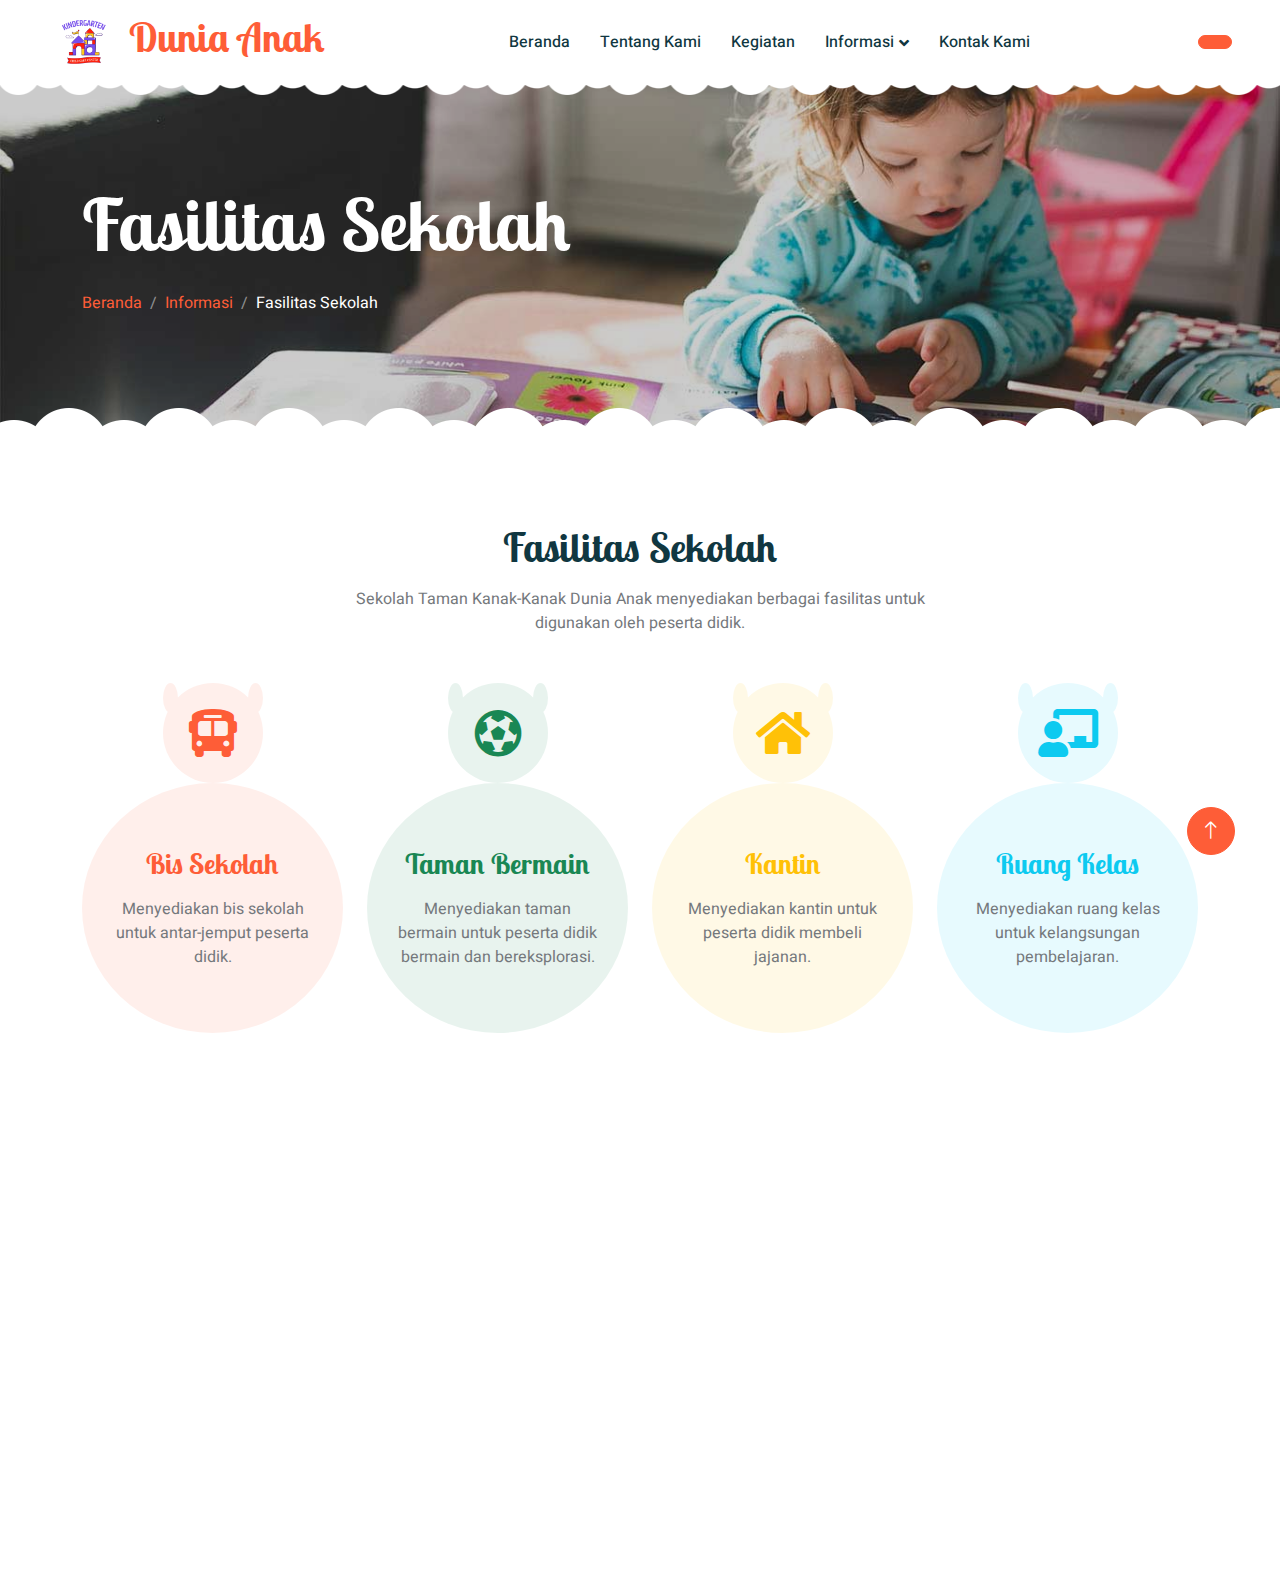
<file: facility.html>
<!DOCTYPE html>
<html lang="en">
  <head>
    <meta charset="utf-8" />
    <title>duniaanak.com</title>
    <meta content="width=device-width, initial-scale=1.0" name="viewport" />
    <meta content="" name="keywords" />
    <meta content="" name="description" />

    <!-- Favicon -->
    <link href="img/favicon.ico" rel="icon" />

    <!-- Google Web Fonts -->
    <link rel="preconnect" href="https://fonts.googleapis.com" />
    <link rel="preconnect" href="https://fonts.gstatic.com" crossorigin />
    <link
      href="https://fonts.googleapis.com/css2?family=Heebo:wght@400;500;600&family=Inter:wght@600&family=Lobster+Two:wght@700&display=swap"
      rel="stylesheet"
    />

    <!-- Icon Font Stylesheet -->
    <link
      href="https://cdnjs.cloudflare.com/ajax/libs/font-awesome/5.10.0/css/all.min.css"
      rel="stylesheet"
    />
    <link
      href="https://cdn.jsdelivr.net/npm/bootstrap-icons@1.4.1/font/bootstrap-icons.css"
      rel="stylesheet"
    />

    <!-- Libraries Stylesheet -->
    <link href="lib/animate/animate.min.css" rel="stylesheet" />
    <link href="lib/owlcarousel/assets/owl.carousel.min.css" rel="stylesheet" />

    <!-- Customized Bootstrap Stylesheet -->
    <link href="css/bootstrap.min.css" rel="stylesheet" />

    <!-- Template Stylesheet -->
    <link href="css/style.css" rel="stylesheet" />
  </head>

  <body>
    <div class="container-xxl bg-white p-0">
      <!-- Spinner Start -->
      <div
        id="spinner"
        class="show bg-white position-fixed translate-middle w-100 vh-100 top-50 start-50 d-flex align-items-center justify-content-center"
      >
        <div
          class="spinner-border text-primary"
          style="width: 3rem; height: 3rem"
          role="status"
        >
          <span class="sr-only">Loading...</span>
        </div>
      </div>
      <!-- Spinner End -->

      <!-- Navbar Start -->
      <nav
        class="navbar navbar-expand-lg bg-white navbar-light sticky-top px-4 px-lg-5 py-lg-0"
      >
        <a href="index.html" class="navbar-brand">
          <h1 class="m-0 text-primary">
            <img class="logo" src="img/logo.png" alt="" /> Dunia Anak
          </h1>
        </a>
        <button
          type="button"
          class="navbar-toggler"
          data-bs-toggle="collapse"
          data-bs-target="#navbarCollapse"
        >
          <span class="navbar-toggler-icon"></span>
        </button>
        <div class="collapse navbar-collapse" id="navbarCollapse">
          <div class="navbar-nav mx-auto">
            <a href="index.html" class="nav-item nav-link">Beranda</a>
            <a href="about.html" class="nav-item nav-link">Tentang Kami</a>
            <a href="classes.html" class="nav-item nav-link">Kegiatan</a>
            <div class="nav-item dropdown">
              <a
                href="#"
                class="nav-link dropdown-toggle"
                data-bs-toggle="dropdown"
                >Informasi</a
              >
              <div
                class="dropdown-menu rounded-0 rounded-bottom border-0 shadow-sm m-0"
              >
                <a href="facility.html" class="dropdown-item active"
                  >Fasilitas Sekolah</a
                >
                <a href="team.html" class="dropdown-item">Tenaga Pendidik</a>
                <a href="call-to-action.html" class="dropdown-item"
                  >Pembelajaran</a
                >
                <a href="appointment.html" class="dropdown-item"
                  >Hubungi Kami</a
                >
                <a href="404.html" class="dropdown-item">Soon</a>
              </div>
            </div>
            <a href="contact.html" class="nav-item nav-link">Kontak Kami</a>
          </div>
          <a
            href=""
            class="btn btn-primary rounded-pill px-3 d-none d-lg-block"
          >
            <div id="clock">
              <div id="unit">
                <span></span>
                <span></span>
                <span></span>
              </div>
            </div>
          </a>
        </div>
      </nav>
      <!-- Navbar End -->

      <!-- Page Header End -->
      <div class="container-xxl py-5 page-header position-relative mb-5">
        <div class="container py-5">
          <h1 class="display-2 text-white animated slideInDown mb-4">
            Fasilitas Sekolah
          </h1>
          <nav aria-label="breadcrumb animated slideInDown">
            <ol class="breadcrumb">
              <li class="breadcrumb-item"><a href="#">Beranda</a></li>
              <li class="breadcrumb-item"><a href="#">Informasi</a></li>
              <li class="breadcrumb-item text-white active" aria-current="page">
                Fasilitas Sekolah
              </li>
            </ol>
          </nav>
        </div>
      </div>
      <!-- Page Header End -->

      <!-- Facilities Start -->
      <div class="container-xxl py-5">
        <div class="container">
          <div
            class="text-center mx-auto mb-5 wow fadeInUp"
            data-wow-delay="0.1s"
            style="max-width: 600px"
          >
            <h1 class="mb-3">Fasilitas Sekolah</h1>
            <p>
              Sekolah Taman Kanak-Kanak Dunia Anak menyediakan berbagai
              fasilitas untuk digunakan oleh peserta didik.
            </p>
          </div>
          <div class="row g-4">
            <div class="col-lg-3 col-sm-6 wow fadeInUp" data-wow-delay="0.1s">
              <div class="facility-item">
                <div class="facility-icon bg-primary">
                  <span class="bg-primary"></span>
                  <i class="fa fa-bus-alt fa-3x text-primary"></i>
                  <span class="bg-primary"></span>
                </div>
                <div class="facility-text bg-primary">
                  <h3 class="text-primary mb-3">Bis Sekolah</h3>
                  <p class="mb-0">
                    Menyediakan bis sekolah untuk antar-jemput peserta didik.
                  </p>
                </div>
              </div>
            </div>
            <div class="col-lg-3 col-sm-6 wow fadeInUp" data-wow-delay="0.3s">
              <div class="facility-item">
                <div class="facility-icon bg-success">
                  <span class="bg-success"></span>
                  <i class="fa fa-futbol fa-3x text-success"></i>
                  <span class="bg-success"></span>
                </div>
                <div class="facility-text bg-success">
                  <h3 class="text-success mb-3">Taman Bermain</h3>
                  <p class="mb-0">
                    Menyediakan taman bermain untuk peserta didik bermain dan
                    bereksplorasi.
                  </p>
                </div>
              </div>
            </div>
            <div class="col-lg-3 col-sm-6 wow fadeInUp" data-wow-delay="0.5s">
              <div class="facility-item">
                <div class="facility-icon bg-warning">
                  <span class="bg-warning"></span>
                  <i class="fa fa-home fa-3x text-warning"></i>
                  <span class="bg-warning"></span>
                </div>
                <div class="facility-text bg-warning">
                  <h3 class="text-warning mb-3">Kantin</h3>
                  <p class="mb-0">
                    Menyediakan kantin untuk peserta didik membeli jajanan.
                  </p>
                </div>
              </div>
            </div>
            <div class="col-lg-3 col-sm-6 wow fadeInUp" data-wow-delay="0.7s">
              <div class="facility-item">
                <div class="facility-icon bg-info">
                  <span class="bg-info"></span>
                  <i class="fa fa-chalkboard-teacher fa-3x text-info"></i>
                  <span class="bg-info"></span>
                </div>
                <div class="facility-text bg-info">
                  <h3 class="text-info mb-3">Ruang Kelas</h3>
                  <p class="mb-0">
                    Menyediakan ruang kelas untuk kelangsungan pembelajaran.
                  </p>
                </div>
              </div>
            </div>
          </div>
        </div>
      </div>
      <!-- Facilities End -->

      <!-- Footer Start -->
      <div
        class="container-fluid bg-dark text-white-50 footer pt-5 mt-5 wow fadeIn"
        data-wow-delay="0.1s"
      >
        <div class="container py-4">
          <div class="row g-5">
            <div class="col-lg-4 col-md-6">
              <h3 class="text-white mb-4">Kontak Kami</h3>
              <p class="mb-2">
                <i class="fa fa-map-marker-alt me-3"></i>Jln. RTM, Depok, Jawa
                Barat
              </p>
              <p class="mb-2">
                <i class="fa fa-phone-alt me-3"></i>+62812 3456 7890
              </p>
              <p class="mb-2">
                <i class="fa fa-envelope me-3"></i>anonim@gmail.com
              </p>
              <div class="d-flex pt-2">
                <a class="btn btn-outline-light btn-social" href=""
                  ><i class="fab fa-twitter"></i
                ></a>
                <a class="btn btn-outline-light btn-social" href=""
                  ><i class="fab fa-facebook-f"></i
                ></a>
                <a class="btn btn-outline-light btn-social" href=""
                  ><i class="fab fa-youtube"></i
                ></a>
                <a class="btn btn-outline-light btn-social" href=""
                  ><i class="fab fa-linkedin-in"></i
                ></a>
              </div>
            </div>
            <div class="col-lg-4 col-md-6">
              <h3 class="text-white mb-4">Navigasi</h3>
              <a class="btn btn-link text-white-50" href="">Tentang Kami</a>
              <a class="btn btn-link text-white-50" href="">Kontak Kami</a>
              <a class="btn btn-link text-white-50" href="">Layanan</a>
              <a class="btn btn-link text-white-50" href="">
                Kebijakan pribadi</a
              >
              <a class="btn btn-link text-white-50" href=""
                >Syarat & Ketentuan</a
              >
            </div>
            <div class="col-lg-4 col-md-6">
              <h3 class="text-white mb-4 text-center">Galeri</h3>
              <div class="row g-2 pt-2">
                <div class="col-4">
                  <img
                    class="img-fluid rounded bg-light p-1"
                    src="img/classes-1.jpg"
                    alt=""
                  />
                </div>
                <div class="col-4">
                  <img
                    class="img-fluid rounded bg-light p-1"
                    src="img/classes-2.jpg"
                    alt=""
                  />
                </div>
                <div class="col-4">
                  <img
                    class="img-fluid rounded bg-light p-1"
                    src="img/classes-3.jpg"
                    alt=""
                  />
                </div>
                <div class="col-4">
                  <img
                    class="img-fluid rounded bg-light p-1"
                    src="img/classes-4.jpg"
                    alt=""
                  />
                </div>
                <div class="col-4">
                  <img
                    class="img-fluid rounded bg-light p-1"
                    src="img/classes-5.jpg"
                    alt=""
                  />
                </div>
                <div class="col-4">
                  <img
                    class="img-fluid rounded bg-light p-1"
                    src="img/classes-6.jpg"
                    alt=""
                  />
                </div>
              </div>
            </div>
          </div>
        </div>
        <div class="container">
          <div class="copyright">
            <div class="row">
              <div class="col-md-6 text-center text-md-start mb-3 mb-md-0">
                &copy; <a class="border-bottom" href="#">duniaanak.com</a>, All
                Right Reserved. Designed By
                <a class="border-bottom" href="https://htmlcodex.com"
                  >HTML Codex</a
                >
              </div>
              <div class="col-md-6 text-center text-md-end">
                <div class="footer-menu">
                  <a href="#home">Beranda</a>
                  <a href="">Tentang Kami</a>
                  <a href="">Kontak Kami</a>
                  <a href="">Bantuan</a>
                </div>
              </div>
            </div>
          </div>
        </div>
      </div>
      <!-- Footer End -->

      <!-- Back to Top -->
      <a href="#" class="btn btn-lg btn-primary btn-lg-square back-to-top"
        ><i class="bi bi-arrow-up"></i
      ></a>
    </div>

    <!-- JavaScript Libraries -->
    <script src="https://code.jquery.com/jquery-3.4.1.min.js"></script>
    <script src="https://cdn.jsdelivr.net/npm/bootstrap@5.0.0/dist/js/bootstrap.bundle.min.js"></script>
    <script src="lib/wow/wow.min.js"></script>
    <script src="lib/easing/easing.min.js"></script>
    <script src="lib/waypoints/waypoints.min.js"></script>
    <script src="lib/owlcarousel/owl.carousel.min.js"></script>

    <!-- Template Javascript -->
    <script src="js/main.js"></script>
  </body>
</html>
</file>
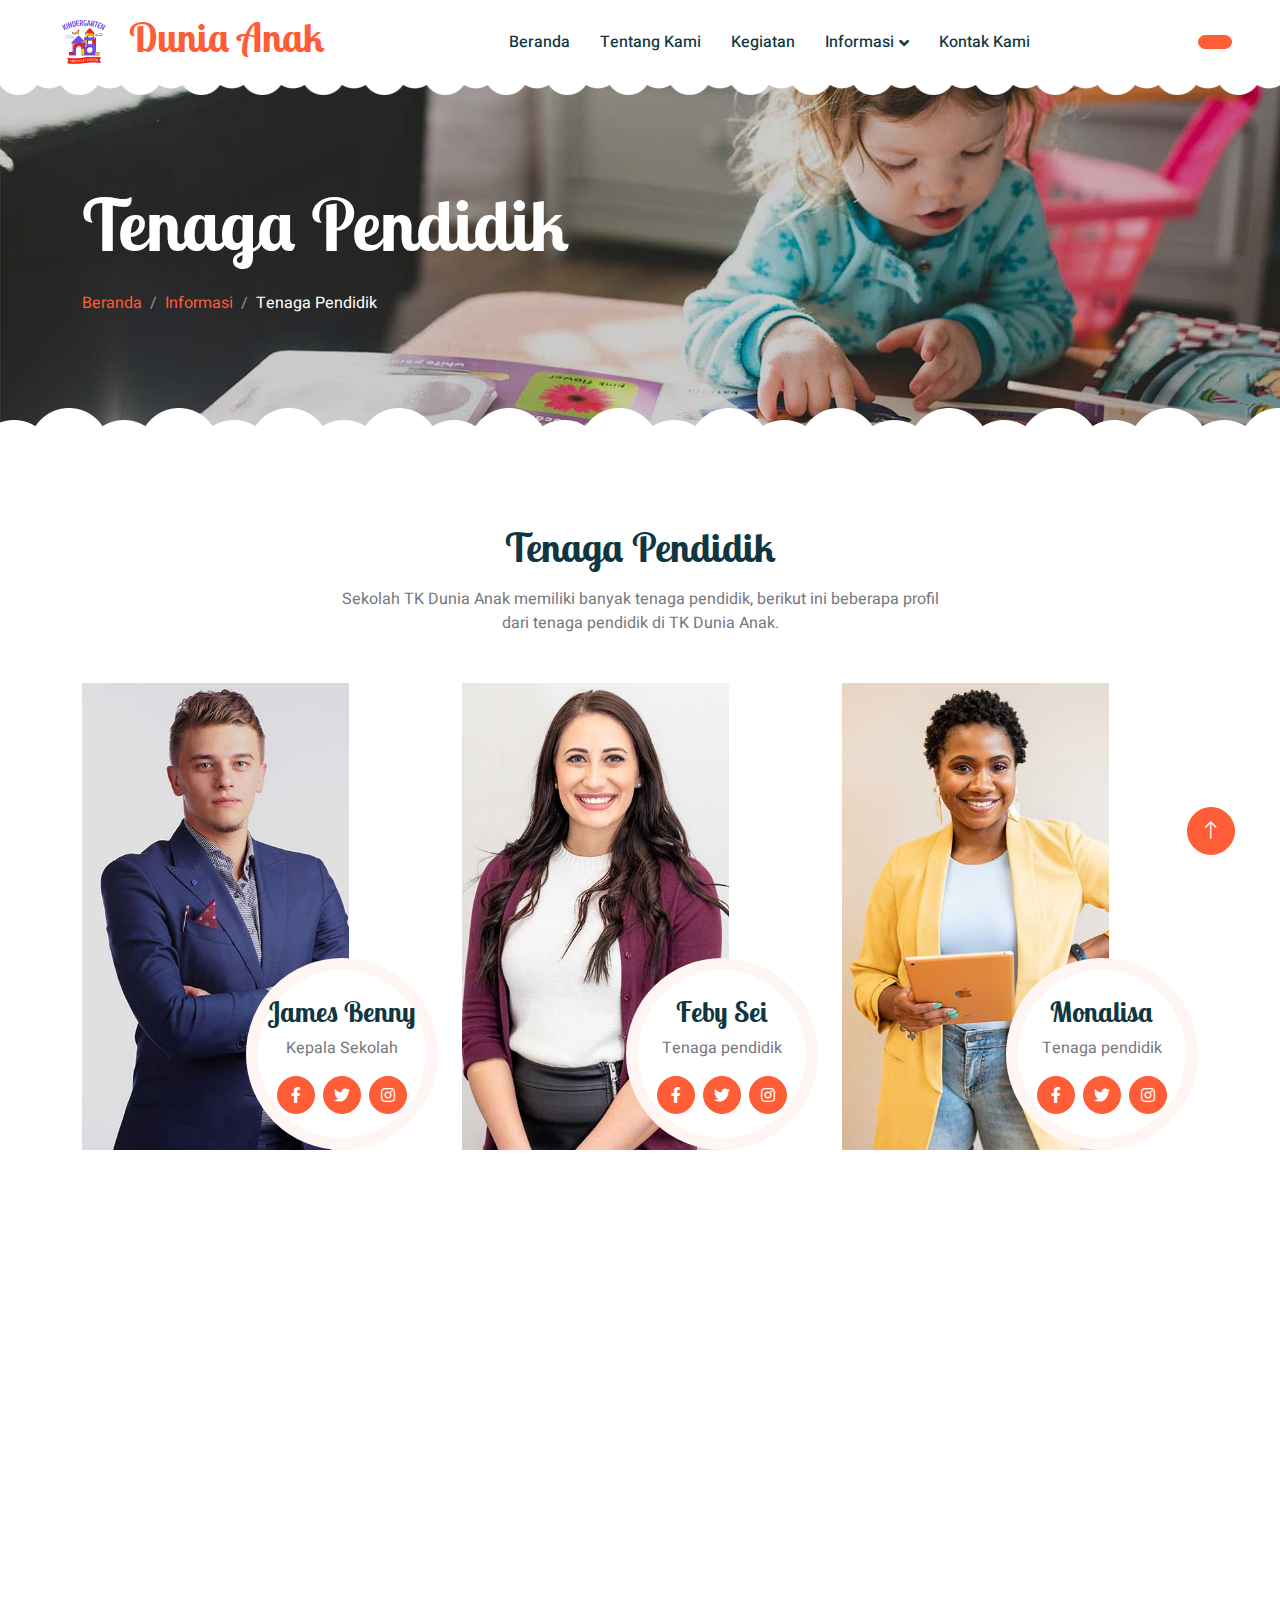
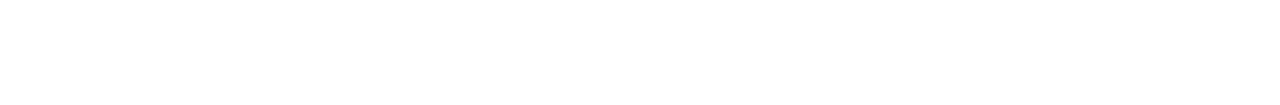
<file: team.html>
<!DOCTYPE html>
<html lang="en">
  <head>
    <meta charset="utf-8" />
    <title>duniaanak.com</title>
    <meta content="width=device-width, initial-scale=1.0" name="viewport" />
    <meta content="" name="keywords" />
    <meta content="" name="description" />

    <!-- Favicon -->
    <link href="img/favicon.ico" rel="icon" />

    <!-- Google Web Fonts -->
    <link rel="preconnect" href="https://fonts.googleapis.com" />
    <link rel="preconnect" href="https://fonts.gstatic.com" crossorigin />
    <link
      href="https://fonts.googleapis.com/css2?family=Heebo:wght@400;500;600&family=Inter:wght@600&family=Lobster+Two:wght@700&display=swap"
      rel="stylesheet"
    />

    <!-- Icon Font Stylesheet -->
    <link
      href="https://cdnjs.cloudflare.com/ajax/libs/font-awesome/5.10.0/css/all.min.css"
      rel="stylesheet"
    />
    <link
      href="https://cdn.jsdelivr.net/npm/bootstrap-icons@1.4.1/font/bootstrap-icons.css"
      rel="stylesheet"
    />

    <!-- Libraries Stylesheet -->
    <link href="lib/animate/animate.min.css" rel="stylesheet" />
    <link href="lib/owlcarousel/assets/owl.carousel.min.css" rel="stylesheet" />

    <!-- Customized Bootstrap Stylesheet -->
    <link href="css/bootstrap.min.css" rel="stylesheet" />

    <!-- Template Stylesheet -->
    <link href="css/style.css" rel="stylesheet" />
  </head>

  <body>
    <div class="container-xxl bg-white p-0">
      <!-- Spinner Start -->
      <div
        id="spinner"
        class="show bg-white position-fixed translate-middle w-100 vh-100 top-50 start-50 d-flex align-items-center justify-content-center"
      >
        <div
          class="spinner-border text-primary"
          style="width: 3rem; height: 3rem"
          role="status"
        >
          <span class="sr-only">Loading...</span>
        </div>
      </div>
      <!-- Spinner End -->

      <!-- Navbar Start -->
      <nav
        class="navbar navbar-expand-lg bg-white navbar-light sticky-top px-4 px-lg-5 py-lg-0"
      >
        <a href="index.html" class="navbar-brand">
          <h1 class="m-0 text-primary">
            <img class="logo" src="img/logo.png" alt="" /> Dunia Anak
          </h1>
        </a>
        <button
          type="button"
          class="navbar-toggler"
          data-bs-toggle="collapse"
          data-bs-target="#navbarCollapse"
        >
          <span class="navbar-toggler-icon"></span>
        </button>
        <div class="collapse navbar-collapse" id="navbarCollapse">
          <div class="navbar-nav mx-auto">
            <a href="index.html" class="nav-item nav-link">Beranda</a>
            <a href="about.html" class="nav-item nav-link">Tentang Kami</a>
            <a href="classes.html" class="nav-item nav-link">Kegiatan</a>
            <div class="nav-item dropdown">
              <a
                href="#"
                class="nav-link dropdown-toggle"
                data-bs-toggle="dropdown"
                >Informasi</a
              >
              <div
                class="dropdown-menu rounded-0 rounded-bottom border-0 shadow-sm m-0"
              >
                <a href="facility.html" class="dropdown-item"
                  >Fasilitas Sekolah</a
                >
                <a href="team.html" class="dropdown-item active"
                  >Tenaga Pendidik</a
                >
                <a href="call-to-action.html" class="dropdown-item"
                  >Pembelajaran</a
                >
                <a href="appointment.html" class="dropdown-item"
                  >Hubungi Kami</a
                >
                <a href="404.html" class="dropdown-item">Soon</a>
              </div>
            </div>
            <a href="contact.html" class="nav-item nav-link">Kontak Kami</a>
          </div>
          <a
            href=""
            class="btn btn-primary rounded-pill px-3 d-none d-lg-block"
          >
            <div id="clock">
              <div id="unit">
                <span></span>
                <span></span>
                <span></span>
              </div>
            </div>
          </a>
        </div>
      </nav>
      <!-- Navbar End -->

      <!-- Page Header End -->
      <div class="container-xxl py-5 page-header position-relative mb-5">
        <div class="container py-5">
          <h1 class="display-2 text-white animated slideInDown mb-4">
            Tenaga Pendidik
          </h1>
          <nav aria-label="breadcrumb animated slideInDown">
            <ol class="breadcrumb">
              <li class="breadcrumb-item"><a href="#">Beranda</a></li>
              <li class="breadcrumb-item"><a href="#">Informasi</a></li>
              <li class="breadcrumb-item text-white active" aria-current="page">
                Tenaga Pendidik
              </li>
            </ol>
          </nav>
        </div>
      </div>
      <!-- Page Header End -->

      <!-- Team Start -->
      <div class="container-xxl py-5">
        <div class="container">
          <div
            class="text-center mx-auto mb-5 wow fadeInUp"
            data-wow-delay="0.1s"
            style="max-width: 600px"
          >
            <h1 class="mb-3">Tenaga Pendidik</h1>
            <p>
              Sekolah TK Dunia Anak memiliki banyak tenaga pendidik, berikut ini
              beberapa profil dari tenaga pendidik di TK Dunia Anak.
            </p>
          </div>
          <div class="row g-4">
            <div class="col-lg-4 col-md-6 wow fadeInUp" data-wow-delay="0.1s">
              <div class="team-item position-relative">
                <img
                  class="img-fluid rounded-4 w-75"
                  src="img/team-2.jpg"
                  alt=""
                />
                <div class="team-text">
                  <h3>James Benny</h3>
                  <p>Kepala Sekolah</p>
                  <div class="d-flex align-items-center">
                    <a class="btn btn-square btn-primary mx-1" href=""
                      ><i class="fab fa-facebook-f"></i
                    ></a>
                    <a class="btn btn-square btn-primary mx-1" href=""
                      ><i class="fab fa-twitter"></i
                    ></a>
                    <a class="btn btn-square btn-primary mx-1" href=""
                      ><i class="fab fa-instagram"></i
                    ></a>
                  </div>
                </div>
              </div>
            </div>
            <div class="col-lg-4 col-md-6 wow fadeInUp" data-wow-delay="0.3s">
              <div class="team-item position-relative">
                <img
                  class="img-fluid rounded-4 w-75"
                  src="img/team-1.jpg"
                  alt=""
                />
                <div class="team-text">
                  <h3>Feby Sei</h3>
                  <p>Tenaga pendidik</p>
                  <div class="d-flex align-items-center">
                    <a class="btn btn-square btn-primary mx-1" href=""
                      ><i class="fab fa-facebook-f"></i
                    ></a>
                    <a class="btn btn-square btn-primary mx-1" href=""
                      ><i class="fab fa-twitter"></i
                    ></a>
                    <a class="btn btn-square btn-primary mx-1" href=""
                      ><i class="fab fa-instagram"></i
                    ></a>
                  </div>
                </div>
              </div>
            </div>
            <div class="col-lg-4 col-md-6 wow fadeInUp" data-wow-delay="0.5s">
              <div class="team-item position-relative">
                <img
                  class="img-fluid rounded-4 w-75"
                  src="img/team-3.jpg"
                  alt=""
                />
                <div class="team-text">
                  <h3>Monalisa</h3>
                  <p>Tenaga pendidik</p>
                  <div class="d-flex align-items-center">
                    <a class="btn btn-square btn-primary mx-1" href=""
                      ><i class="fab fa-facebook-f"></i
                    ></a>
                    <a class="btn btn-square btn-primary mx-1" href=""
                      ><i class="fab fa-twitter"></i
                    ></a>
                    <a class="btn btn-square btn-primary mx-1" href=""
                      ><i class="fab fa-instagram"></i
                    ></a>
                  </div>
                </div>
              </div>
            </div>
          </div>
        </div>
      </div>
      <!-- Team End -->

      <!-- Footer Start -->
      <div
        class="container-fluid bg-dark text-white-50 footer pt-5 mt-5 wow fadeIn"
        data-wow-delay="0.1s"
      >
        <div class="container py-4">
          <div class="row g-5">
            <div class="col-lg-4 col-md-6">
              <h3 class="text-white mb-4">Kontak Kami</h3>
              <p class="mb-2">
                <i class="fa fa-map-marker-alt me-3"></i>Jln. RTM, Depok, Jawa
                Barat
              </p>
              <p class="mb-2">
                <i class="fa fa-phone-alt me-3"></i>+62812 3456 7890
              </p>
              <p class="mb-2">
                <i class="fa fa-envelope me-3"></i>anonim@gmail.com
              </p>
              <div class="d-flex pt-2">
                <a class="btn btn-outline-light btn-social" href=""
                  ><i class="fab fa-twitter"></i
                ></a>
                <a class="btn btn-outline-light btn-social" href=""
                  ><i class="fab fa-facebook-f"></i
                ></a>
                <a class="btn btn-outline-light btn-social" href=""
                  ><i class="fab fa-youtube"></i
                ></a>
                <a class="btn btn-outline-light btn-social" href=""
                  ><i class="fab fa-linkedin-in"></i
                ></a>
              </div>
            </div>
            <div class="col-lg-4 col-md-6">
              <h3 class="text-white mb-4">Navigasi</h3>
              <a class="btn btn-link text-white-50" href="">Tentang Kami</a>
              <a class="btn btn-link text-white-50" href="">Kontak Kami</a>
              <a class="btn btn-link text-white-50" href="">Layanan</a>
              <a class="btn btn-link text-white-50" href="">
                Kebijakan pribadi</a
              >
              <a class="btn btn-link text-white-50" href=""
                >Syarat & Ketentuan</a
              >
            </div>
            <div class="col-lg-4 col-md-6">
              <h3 class="text-white mb-4 text-center">Galeri</h3>
              <div class="row g-2 pt-2">
                <div class="col-4">
                  <img
                    class="img-fluid rounded bg-light p-1"
                    src="img/classes-1.jpg"
                    alt=""
                  />
                </div>
                <div class="col-4">
                  <img
                    class="img-fluid rounded bg-light p-1"
                    src="img/classes-2.jpg"
                    alt=""
                  />
                </div>
                <div class="col-4">
                  <img
                    class="img-fluid rounded bg-light p-1"
                    src="img/classes-3.jpg"
                    alt=""
                  />
                </div>
                <div class="col-4">
                  <img
                    class="img-fluid rounded bg-light p-1"
                    src="img/classes-4.jpg"
                    alt=""
                  />
                </div>
                <div class="col-4">
                  <img
                    class="img-fluid rounded bg-light p-1"
                    src="img/classes-5.jpg"
                    alt=""
                  />
                </div>
                <div class="col-4">
                  <img
                    class="img-fluid rounded bg-light p-1"
                    src="img/classes-6.jpg"
                    alt=""
                  />
                </div>
              </div>
            </div>
          </div>
        </div>
        <div class="container">
          <div class="copyright">
            <div class="row">
              <div class="col-md-6 text-center text-md-start mb-3 mb-md-0">
                &copy; <a class="border-bottom" href="#">duniaanak.com</a>, All
                Right Reserved. Designed By
                <a class="border-bottom" href="https://htmlcodex.com"
                  >HTML Codex</a
                >
              </div>
              <div class="col-md-6 text-center text-md-end">
                <div class="footer-menu">
                  <a href="#home">Beranda</a>
                  <a href="">Tentang Kami</a>
                  <a href="">Kontak Kami</a>
                  <a href="">Bantuan</a>
                </div>
              </div>
            </div>
          </div>
        </div>
      </div>
      <!-- Footer End -->

      <!-- Back to Top -->
      <a href="#" class="btn btn-lg btn-primary btn-lg-square back-to-top"
        ><i class="bi bi-arrow-up"></i
      ></a>
    </div>

    <!-- JavaScript Libraries -->
    <script src="https://code.jquery.com/jquery-3.4.1.min.js"></script>
    <script src="https://cdn.jsdelivr.net/npm/bootstrap@5.0.0/dist/js/bootstrap.bundle.min.js"></script>
    <script src="lib/wow/wow.min.js"></script>
    <script src="lib/easing/easing.min.js"></script>
    <script src="lib/waypoints/waypoints.min.js"></script>
    <script src="lib/owlcarousel/owl.carousel.min.js"></script>

    <!-- Template Javascript -->
    <script src="js/main.js"></script>
  </body>
</html>
</file>
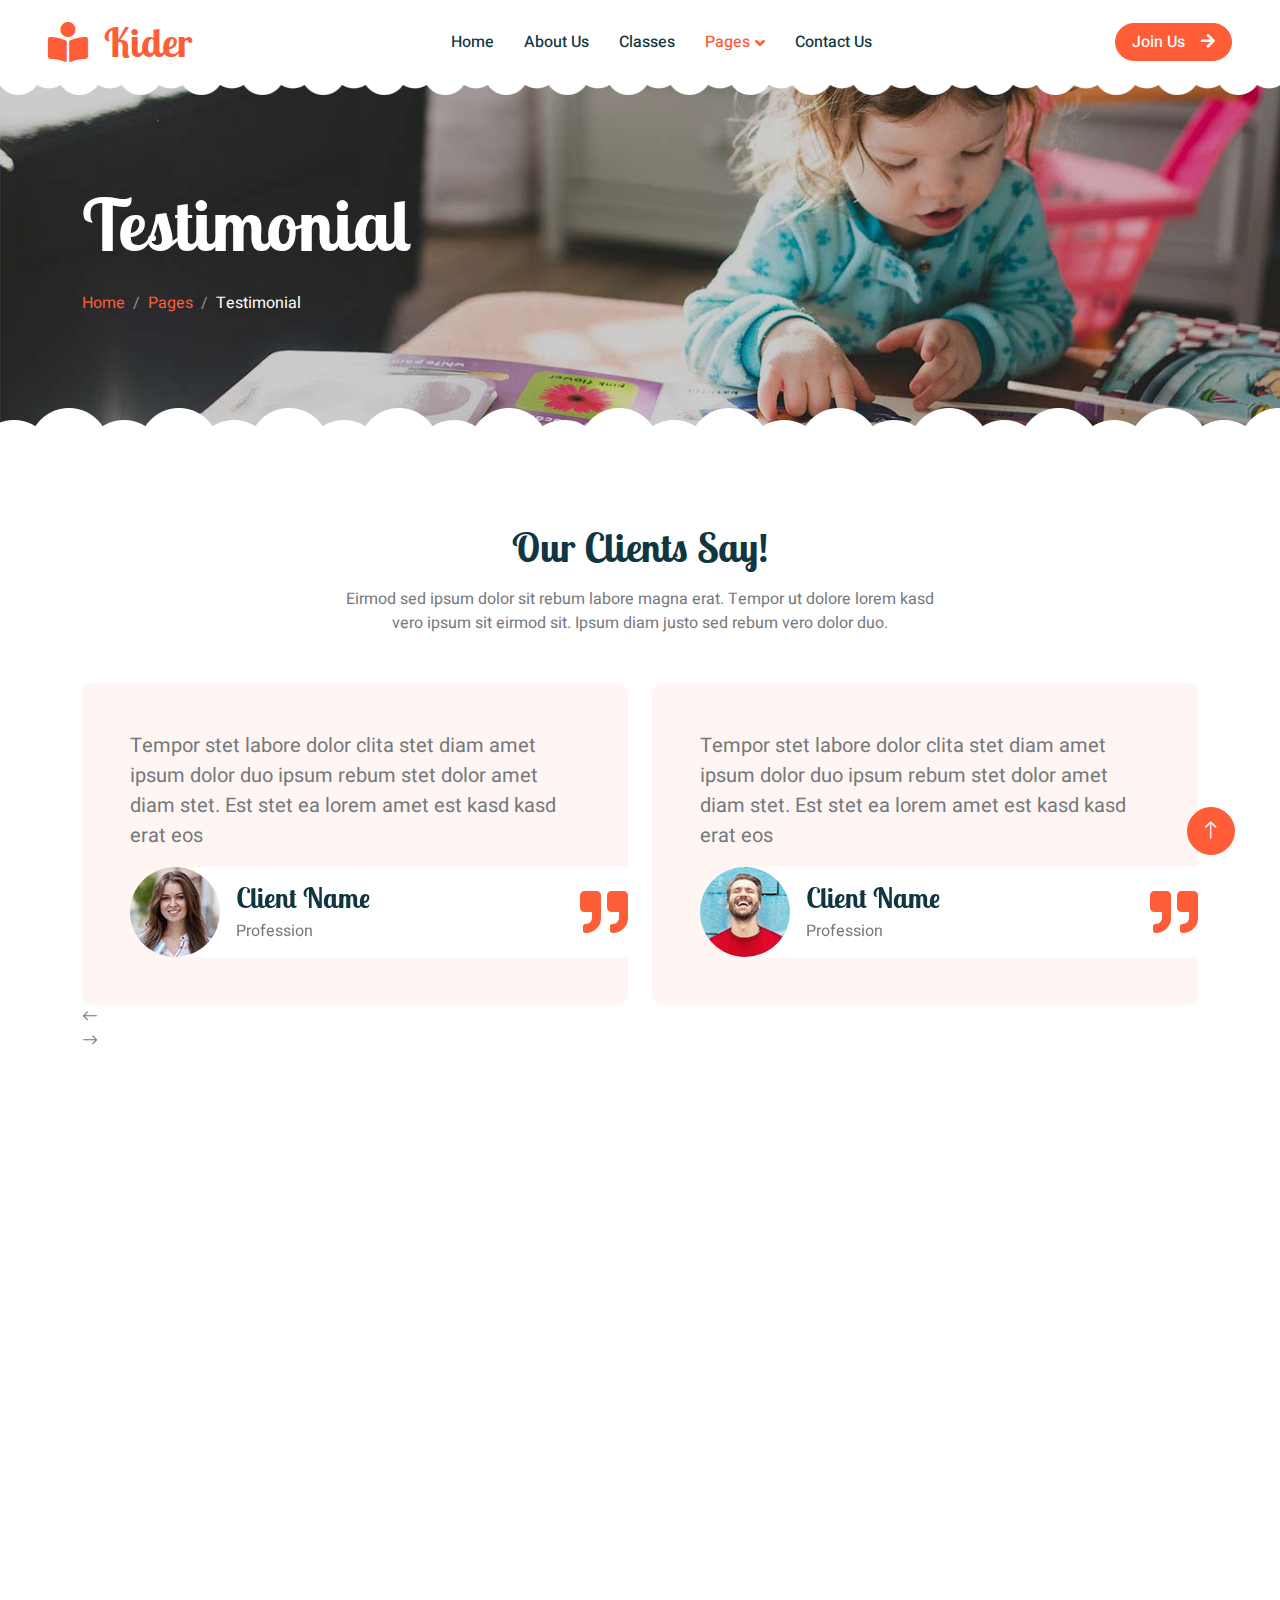
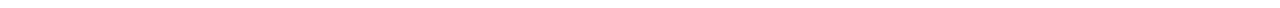
<file: testimonial.html>
<!DOCTYPE html>
<html lang="en">

<head>
    <meta charset="utf-8">
    <title>Kider - Preschool Website Template</title>
    <meta content="width=device-width, initial-scale=1.0" name="viewport">
    <meta content="" name="keywords">
    <meta content="" name="description">

    <!-- Favicon -->
    <link href="img/favicon.ico" rel="icon">

    <!-- Google Web Fonts -->
    <link rel="preconnect" href="https://fonts.googleapis.com">
    <link rel="preconnect" href="https://fonts.gstatic.com" crossorigin>
    <link href="https://fonts.googleapis.com/css2?family=Heebo:wght@400;500;600&family=Inter:wght@600&family=Lobster+Two:wght@700&display=swap" rel="stylesheet">
    
    <!-- Icon Font Stylesheet -->
    <link href="https://cdnjs.cloudflare.com/ajax/libs/font-awesome/5.10.0/css/all.min.css" rel="stylesheet">
    <link href="https://cdn.jsdelivr.net/npm/bootstrap-icons@1.4.1/font/bootstrap-icons.css" rel="stylesheet">

    <!-- Libraries Stylesheet -->
    <link href="lib/animate/animate.min.css" rel="stylesheet">
    <link href="lib/owlcarousel/assets/owl.carousel.min.css" rel="stylesheet">

    <!-- Customized Bootstrap Stylesheet -->
    <link href="css/bootstrap.min.css" rel="stylesheet">

    <!-- Template Stylesheet -->
    <link href="css/style.css" rel="stylesheet">
</head>

<body>
    <div class="container-xxl bg-white p-0">
        <!-- Spinner Start -->
        <div id="spinner" class="show bg-white position-fixed translate-middle w-100 vh-100 top-50 start-50 d-flex align-items-center justify-content-center">
            <div class="spinner-border text-primary" style="width: 3rem; height: 3rem;" role="status">
                <span class="sr-only">Loading...</span>
            </div>
        </div>
        <!-- Spinner End -->


        <!-- Navbar Start -->
        <nav class="navbar navbar-expand-lg bg-white navbar-light sticky-top px-4 px-lg-5 py-lg-0">
            <a href="index.html" class="navbar-brand">
                <h1 class="m-0 text-primary"><i class="fa fa-book-reader me-3"></i>Kider</h1>
            </a>
            <button type="button" class="navbar-toggler" data-bs-toggle="collapse" data-bs-target="#navbarCollapse">
                <span class="navbar-toggler-icon"></span>
            </button>
            <div class="collapse navbar-collapse" id="navbarCollapse">
                <div class="navbar-nav mx-auto">
                    <a href="index.html" class="nav-item nav-link">Home</a>
                    <a href="about.html" class="nav-item nav-link">About Us</a>
                    <a href="classes.html" class="nav-item nav-link">Classes</a>
                    <div class="nav-item dropdown">
                        <a href="#" class="nav-link dropdown-toggle active" data-bs-toggle="dropdown">Pages</a>
                        <div class="dropdown-menu rounded-0 rounded-bottom border-0 shadow-sm m-0">
                            <a href="facility.html" class="dropdown-item">School Facilities</a>
                            <a href="team.html" class="dropdown-item">Popular Teachers</a>
                            <a href="call-to-action.html" class="dropdown-item">Become A Teachers</a>
                            <a href="appointment.html" class="dropdown-item">Make Appointment</a>
                            <a href="testimonial.html" class="dropdown-item active">Testimonial</a>
                            <a href="404.html" class="dropdown-item">404 Error</a>
                        </div>
                    </div>
                    <a href="contact.html" class="nav-item nav-link">Contact Us</a>
                </div>
                <a href="" class="btn btn-primary rounded-pill px-3 d-none d-lg-block">Join Us<i class="fa fa-arrow-right ms-3"></i></a>
            </div>
        </nav>
        <!-- Navbar End -->


        <!-- Page Header End -->
        <div class="container-xxl py-5 page-header position-relative mb-5">
            <div class="container py-5">
                <h1 class="display-2 text-white animated slideInDown mb-4">Testimonial</h1>
                <nav aria-label="breadcrumb animated slideInDown">
                    <ol class="breadcrumb">
                        <li class="breadcrumb-item"><a href="#">Home</a></li>
                        <li class="breadcrumb-item"><a href="#">Pages</a></li>
                        <li class="breadcrumb-item text-white active" aria-current="page">Testimonial</li>
                    </ol>
                </nav>
            </div>
        </div>
        <!-- Page Header End -->


        <!-- Testimonial Start -->
        <div class="container-xxl py-5">
            <div class="container">
                <div class="text-center mx-auto mb-5 wow fadeInUp" data-wow-delay="0.1s" style="max-width: 600px;">
                    <h1 class="mb-3">Our Clients Say!</h1>
                    <p>Eirmod sed ipsum dolor sit rebum labore magna erat. Tempor ut dolore lorem kasd vero ipsum sit eirmod sit. Ipsum diam justo sed rebum vero dolor duo.</p>
                </div>
                <div class="owl-carousel testimonial-carousel wow fadeInUp" data-wow-delay="0.1s">
                    <div class="testimonial-item bg-light rounded p-5">
                        <p class="fs-5">Tempor stet labore dolor clita stet diam amet ipsum dolor duo ipsum rebum stet dolor amet diam stet. Est stet ea lorem amet est kasd kasd erat eos</p>
                        <div class="d-flex align-items-center bg-white me-n5" style="border-radius: 50px 0 0 50px;">
                            <img class="img-fluid flex-shrink-0 rounded-circle" src="img/testimonial-1.jpg" style="width: 90px; height: 90px;">
                            <div class="ps-3">
                                <h3 class="mb-1">Client Name</h3>
                                <span>Profession</span>
                            </div>
                            <i class="fa fa-quote-right fa-3x text-primary ms-auto d-none d-sm-flex"></i>
                        </div>
                    </div>
                    <div class="testimonial-item bg-light rounded p-5">
                        <p class="fs-5">Tempor stet labore dolor clita stet diam amet ipsum dolor duo ipsum rebum stet dolor amet diam stet. Est stet ea lorem amet est kasd kasd erat eos</p>
                        <div class="d-flex align-items-center bg-white me-n5" style="border-radius: 50px 0 0 50px;">
                            <img class="img-fluid flex-shrink-0 rounded-circle" src="img/testimonial-2.jpg" style="width: 90px; height: 90px;">
                            <div class="ps-3">
                                <h3 class="mb-1">Client Name</h3>
                                <span>Profession</span>
                            </div>
                            <i class="fa fa-quote-right fa-3x text-primary ms-auto d-none d-sm-flex"></i>
                        </div>
                    </div>
                    <div class="testimonial-item bg-light rounded p-5">
                        <p class="fs-5">Tempor stet labore dolor clita stet diam amet ipsum dolor duo ipsum rebum stet dolor amet diam stet. Est stet ea lorem amet est kasd kasd erat eos</p>
                        <div class="d-flex align-items-center bg-white me-n5" style="border-radius: 50px 0 0 50px;">
                            <img class="img-fluid flex-shrink-0 rounded-circle" src="img/testimonial-3.jpg" style="width: 90px; height: 90px;">
                            <div class="ps-3">
                                <h3 class="mb-1">Client Name</h3>
                                <span>Profession</span>
                            </div>
                            <i class="fa fa-quote-right fa-3x text-primary ms-auto d-none d-sm-flex"></i>
                        </div>
                    </div>
                </div>
            </div>
        </div>
        <!-- Testimonial End -->


        <!-- Footer Start -->
        <div
        class="container-fluid bg-dark text-white-50 footer pt-5 mt-5 wow fadeIn"
        data-wow-delay="0.1s"
      >
        <div class="container py-4">
          <div class="row g-5">
            <div class="col-lg-4 col-md-6">
              <h3 class="text-white mb-4">Kontak Kami</h3>
              <p class="mb-2">
                <i class="fa fa-map-marker-alt me-3"></i>Jln. RTM, Depok, Jawa
                Barat
              </p>
              <p class="mb-2">
                <i class="fa fa-phone-alt me-3"></i>+012 345 67890
              </p>
              <p class="mb-2">
                <i class="fa fa-envelope me-3"></i>anonim@gmail.com
              </p>
              <div class="d-flex pt-2">
                <a class="btn btn-outline-light btn-social" href=""
                  ><i class="fab fa-twitter"></i
                ></a>
                <a class="btn btn-outline-light btn-social" href=""
                  ><i class="fab fa-facebook-f"></i
                ></a>
                <a class="btn btn-outline-light btn-social" href=""
                  ><i class="fab fa-youtube"></i
                ></a>
                <a class="btn btn-outline-light btn-social" href=""
                  ><i class="fab fa-linkedin-in"></i
                ></a>
              </div>
            </div>
            <div class="col-lg-4 col-md-6">
              <h3 class="text-white mb-4">Navigasi</h3>
              <a class="btn btn-link text-white-50" href="">Tentang Kami</a>
              <a class="btn btn-link text-white-50" href="">Kontak Kami</a>
              <a class="btn btn-link text-white-50" href="">Layanan</a>
              <a class="btn btn-link text-white-50" href="">
                Kebijakan pribadi</a
              >
              <a class="btn btn-link text-white-50" href=""
                >Syarat & Ketentuan</a
              >
            </div>
            <div class="col-lg-4 col-md-6">
              <h3 class="text-white mb-4 text-center">Galeri</h3>
              <div class="row g-2 pt-2">
                <div class="col-4">
                  <img
                    class="img-fluid rounded bg-light p-1"
                    src="img/classes-1.jpg"
                    alt=""
                  />
                </div>
                <div class="col-4">
                  <img
                    class="img-fluid rounded bg-light p-1"
                    src="img/classes-2.jpg"
                    alt=""
                  />
                </div>
                <div class="col-4">
                  <img
                    class="img-fluid rounded bg-light p-1"
                    src="img/classes-3.jpg"
                    alt=""
                  />
                </div>
                <div class="col-4">
                  <img
                    class="img-fluid rounded bg-light p-1"
                    src="img/classes-4.jpg"
                    alt=""
                  />
                </div>
                <div class="col-4">
                  <img
                    class="img-fluid rounded bg-light p-1"
                    src="img/classes-5.jpg"
                    alt=""
                  />
                </div>
                <div class="col-4">
                  <img
                    class="img-fluid rounded bg-light p-1"
                    src="img/classes-6.jpg"
                    alt=""
                  />
                </div>
              </div>
            </div>
          </div>
        </div>
        <div class="container">
          <div class="copyright">
            <div class="row">
              <div class="col-md-6 text-center text-md-start mb-3 mb-md-0">
                &copy; <a class="border-bottom" href="#">duniaanak.com</a>, All
                Right Reserved. Designed By
                <a class="border-bottom" href="https://htmlcodex.com"
                  >HTML Codex</a
                >
              </div>
              <div class="col-md-6 text-center text-md-end">
                <div class="footer-menu">
                  <a href="#home">Beranda</a>
                  <a href="">Tentang Kami</a>
                  <a href="">Kontak Kami</a>
                  <a href="">Bantuan</a>
                </div>
              </div>
            </div>
          </div>
        </div>
      </div>
        <!-- Footer End -->


        <!-- Back to Top -->
        <a href="#" class="btn btn-lg btn-primary btn-lg-square back-to-top"><i class="bi bi-arrow-up"></i></a>
    </div>

    <!-- JavaScript Libraries -->
    <script src="https://code.jquery.com/jquery-3.4.1.min.js"></script>
    <script src="https://cdn.jsdelivr.net/npm/bootstrap@5.0.0/dist/js/bootstrap.bundle.min.js"></script>
    <script src="lib/wow/wow.min.js"></script>
    <script src="lib/easing/easing.min.js"></script>
    <script src="lib/waypoints/waypoints.min.js"></script>
    <script src="lib/owlcarousel/owl.carousel.min.js"></script>

    <!-- Template Javascript -->
    <script src="js/main.js"></script>
</body>

</html>
</file>
<file: css/style.css>
:root {
  --primary: #fe5d37;
  --light: #fff5f3;
  --dark: #103741;
}

body {
  scroll-behavior: smooth;
}

.back-to-top {
  position: fixed;
  display: none;
  right: 45px;
  bottom: 45px;
  z-index: 99;
}

/*** Spinner ***/
#spinner {
  opacity: 0;
  visibility: hidden;
  transition: opacity 0.5s ease-out, visibility 0s linear 0.5s;
  z-index: 99999;
}

#spinner.show {
  transition: opacity 0.5s ease-out, visibility 0s linear 0s;
  visibility: visible;
  opacity: 1;
}

/*** Button ***/
.btn {
  font-weight: 500;
  transition: 0.5s;
}

.btn.btn-primary {
  color: #ffffff;
}

.btn-square {
  width: 38px;
  height: 38px;
}

.btn-sm-square {
  width: 32px;
  height: 32px;
}

.btn-lg-square {
  width: 48px;
  height: 48px;
}

.btn-square,
.btn-sm-square,
.btn-lg-square {
  padding: 0;
  display: flex;
  align-items: center;
  justify-content: center;
  font-weight: normal;
  border-radius: 50px;
}

/*** Heading ***/
h1,
h2,
h3,
h4,
.h1,
.h2,
.h3,
.h4,
.display-1,
.display-2,
.display-3,
.display-4,
.display-5,
.display-6 {
  font-family: "Lobster Two", cursive;
  font-weight: 700;
}

h5,
h6,
.h5,
.h6 {
  font-weight: 600;
}

.font-secondary {
  font-family: "Lobster Two", cursive;
}

/*** Navbar ***/
.navbar .navbar-nav .nav-link {
  padding: 30px 15px;
  color: var(--dark);
  font-weight: 500;
  outline: none;
}

.navbar .navbar-nav .nav-link:hover,
.navbar .navbar-nav .nav-link.active {
  color: var(--primary);
}

.navbar.sticky-top {
  top: -100px;
  transition: 0.5s;
}

.navbar .dropdown-toggle::after {
  border: none;
  content: "\f107";
  font-family: "Font Awesome 5 Free";
  font-weight: 900;
  vertical-align: middle;
  margin-left: 5px;
  transition: 0.5s;
}

.navbar .dropdown-toggle[aria-expanded="true"]::after {
  transform: rotate(-180deg);
}

.navbar .navbar-brand .logo {
  max-width: 4.5rem;
}

@media (max-width: 991.98px) {
  .navbar .navbar-nav .nav-link {
    margin-right: 0;
    padding: 10px 0;
  }

  .navbar .navbar-nav {
    margin-top: 15px;
    border-top: 1px solid #eeeeee;
  }
}

@media (min-width: 992px) {
  .navbar .nav-item .dropdown-menu {
    display: block;
    top: calc(100% - 15px);
    margin-top: 0;
    opacity: 0;
    visibility: hidden;
    transition: 0.5s;
  }

  .navbar .nav-item:hover .dropdown-menu {
    top: 100%;
    visibility: visible;
    transition: 0.5s;
    opacity: 1;
  }
}

/*** Header ***/
.header-carousel::before,
.header-carousel::after,
.page-header::before,
.page-header::after {
  position: absolute;
  content: "";
  width: 100%;
  height: 10px;
  top: 0;
  left: 0;
  background: url(../img/bg-header-top.png) center center repeat-x;
  z-index: 1;
}

.header-carousel::after,
.page-header::after {
  height: 19px;
  top: auto;
  bottom: 0;
  background: url(../img/bg-header-bottom.png) center center repeat-x;
}

@media (max-width: 768px) {
  .header-carousel .owl-carousel-item {
    position: relative;
    min-height: 500px;
  }

  .header-carousel .owl-carousel-item img {
    position: absolute;
    width: 100%;
    height: 100%;
    object-fit: cover;
  }

  .header-carousel .owl-carousel-item p {
    font-size: 16px !important;
    font-weight: 400 !important;
  }

  .header-carousel .owl-carousel-item h1 {
    font-size: 30px;
    font-weight: 600;
  }
}

.header-carousel .owl-nav {
  position: absolute;
  top: 50%;
  right: 8%;
  transform: translateY(-50%);
  display: flex;
  flex-direction: column;
}

.header-carousel .owl-nav .owl-prev,
.header-carousel .owl-nav .owl-next {
  margin: 7px 0;
  width: 45px;
  height: 45px;
  display: flex;
  align-items: center;
  justify-content: center;
  color: #ffffff;
  background: transparent;
  border: 1px solid #ffffff;
  border-radius: 45px;
  font-size: 22px;
  transition: 0.3s;
}

.header-carousel .owl-nav .owl-prev:hover,
.header-carousel .owl-nav .owl-next:hover {
  background: var(--primary);
  border-color: var(--primary);
}

.page-header {
  background: linear-gradient(rgba(0, 0, 0, 0.2), rgba(0, 0, 0, 0.2)),
    url(../img/carousel-1.jpg) center center no-repeat;
  background-size: cover;
}

.breadcrumb-item + .breadcrumb-item::before {
  color: rgba(255, 255, 255, 0.5);
}

/*** Facility ***/
.facility-item .facility-icon {
  position: relative;
  margin: 0 auto;
  width: 100px;
  height: 100px;
  border-radius: 100px;
  display: flex;
  align-items: center;
  justify-content: center;
}

.facility-item .facility-icon::before {
  position: absolute;
  content: "";
  width: 100%;
  height: 100%;
  top: 0;
  left: 0;
  background: rgba(255, 255, 255, 0.9);
  transition: 0.5s;
  z-index: 1;
}

.facility-item .facility-icon span {
  position: absolute;
  content: "";
  width: 15px;
  height: 30px;
  top: 0;
  left: 0;
  border-radius: 50%;
}

.facility-item .facility-icon span:last-child {
  left: auto;
  right: 0;
}

.facility-item .facility-icon i {
  position: relative;
  z-index: 2;
}

.facility-item .facility-text {
  position: relative;
  min-height: 250px;
  padding: 30px;
  border-radius: 100%;
  display: flex;
  text-align: center;
  justify-content: center;
  flex-direction: column;
}

.facility-item .facility-text::before {
  position: absolute;
  content: "";
  width: 100%;
  height: 100%;
  top: 0;
  left: 0;
  background: rgba(255, 255, 255, 0.9);
  transition: 0.5s;
  z-index: 1;
}

.facility-item .facility-text * {
  position: relative;
  z-index: 2;
}

.facility-item:hover .facility-icon::before,
.facility-item:hover .facility-text::before {
  background: transparent;
}

.facility-item * {
  transition: 0.5s;
}

.facility-item:hover * {
  color: #ffffff !important;
}

/*** About ***/
.about-img img {
  transition: 0.5s;
}

.about-img img:hover {
  background: var(--primary) !important;
}

/*** Classes ***/
.classes-item {
  transition: 0.5s;
}

.classes-item:hover {
  margin-top: -10px;
}

/*** Team ***/
.team-item .team-text {
  position: absolute;
  width: 12rem;
  height: 12rem;
  bottom: 0;
  right: 0;
  display: flex;
  align-items: center;
  justify-content: center;
  flex-direction: column;
  background: #ffffff;
  border: 12px solid var(--light);
  border-radius: 150px;
  transition: 0.5s;
}

.team-item:hover .team-text {
  border-color: var(--primary);
}

/*** Footer ***/
.footer .btn.btn-social {
  margin-right: 5px;
  width: 45px;
  height: 45px;
  display: flex;
  align-items: center;
  justify-content: center;
  color: #ffffff;
  border: 1px solid rgba(255, 255, 255, 0.5);
  border-radius: 45px;
  transition: 0.3s;
}

.footer .btn.btn-social:hover {
  border-color: var(--primary);
  background: var(--primary);
}

.footer .btn.btn-link {
  display: block;
  margin-bottom: 5px;
  padding: 0;
  text-align: left;
  font-size: 16px;
  font-weight: normal;
  text-transform: capitalize;
  transition: 0.3s;
}

.footer .btn.btn-link::before {
  position: relative;
  content: "\f105";
  font-family: "Font Awesome 5 Free";
  font-weight: 900;
  margin-right: 10px;
}

.footer .btn.btn-link:hover {
  color: var(--primary) !important;
  letter-spacing: 1px;
  box-shadow: none;
}

.footer .form-control {
  border-color: rgba(255, 255, 255, 0.5);
}

.footer .copyright {
  padding: 25px 0;
  font-size: 15px;
  border-top: 1px solid rgba(256, 256, 256, 0.1);
}

.footer .copyright a {
  color: #ffffff;
}

.footer .footer-menu a {
  margin-right: 15px;
  padding-right: 15px;
  border-right: 1px solid rgba(255, 255, 255, 0.1);
}

.footer .copyright a:hover,
.footer .footer-menu a:hover {
  color: var(--primary) !important;
}

.footer .footer-menu a:last-child {
  margin-right: 0;
  padding-right: 0;
  border-right: none;
}
</file>
